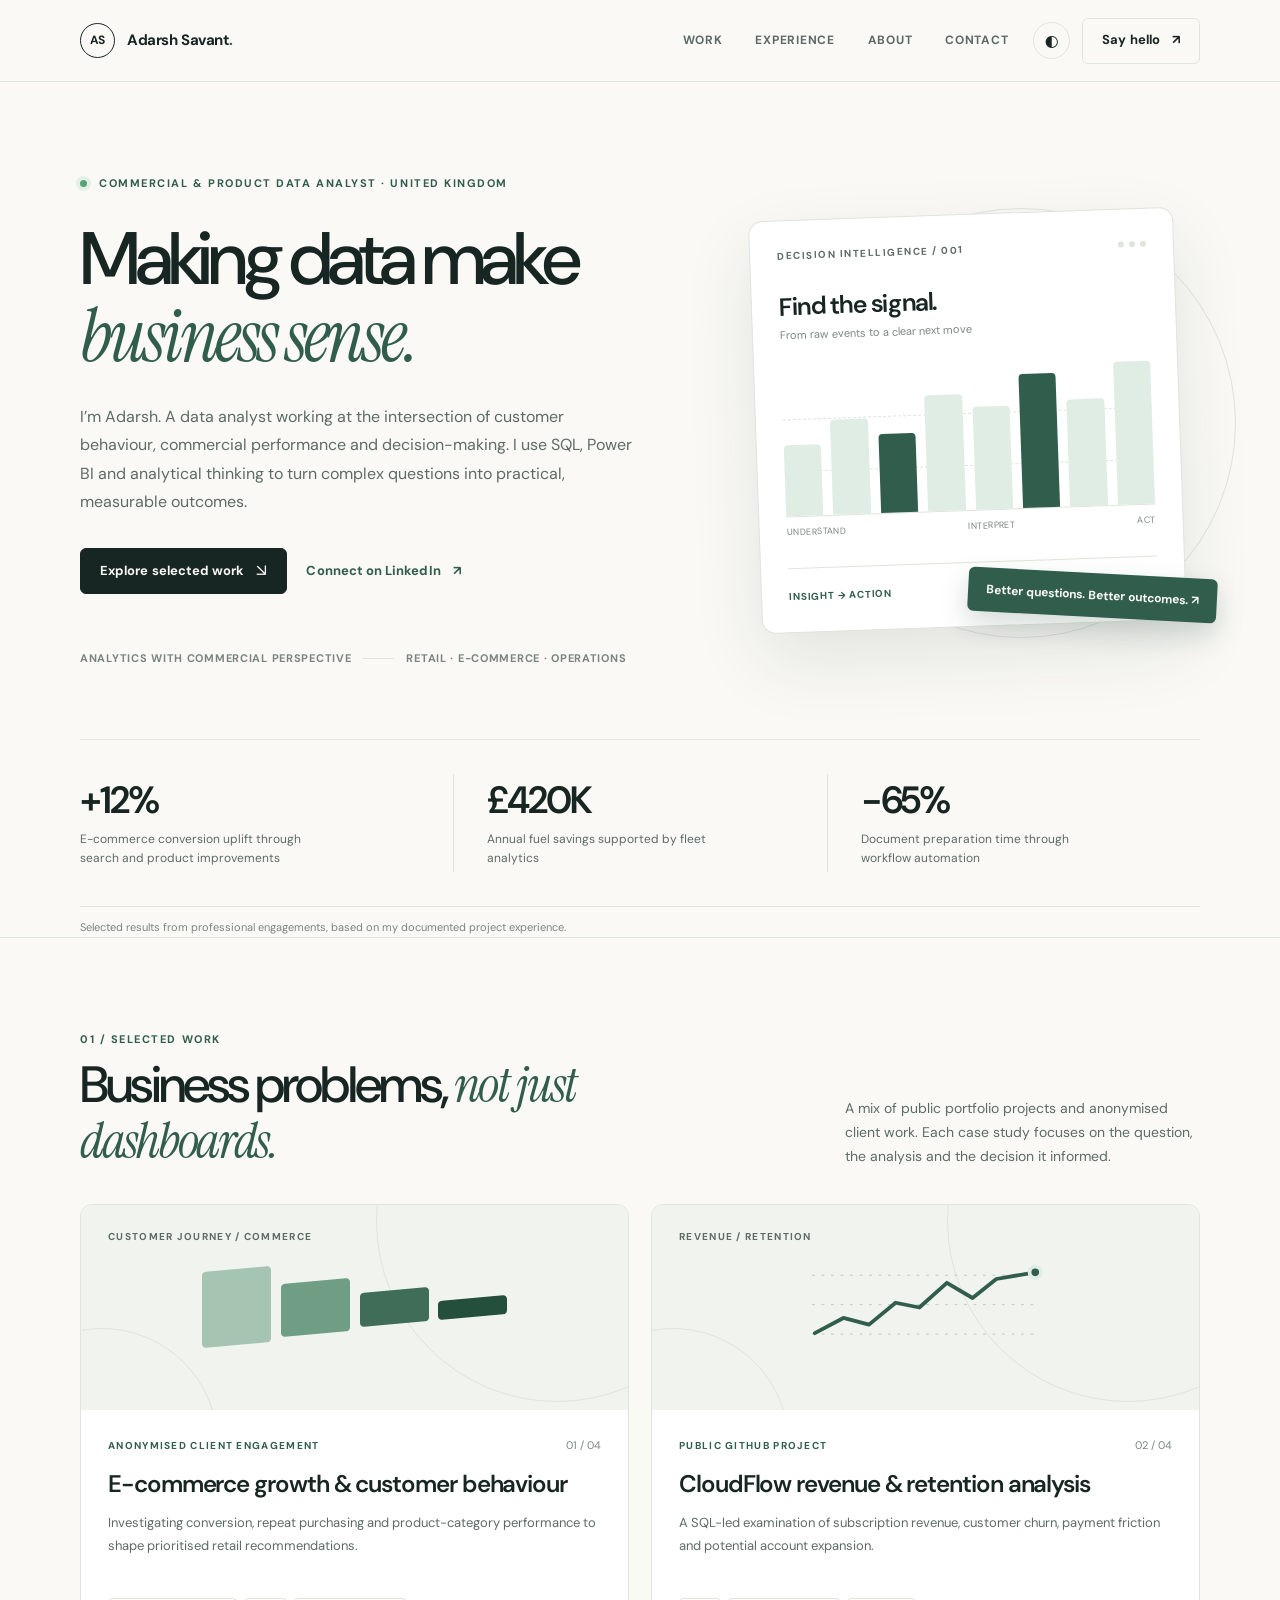
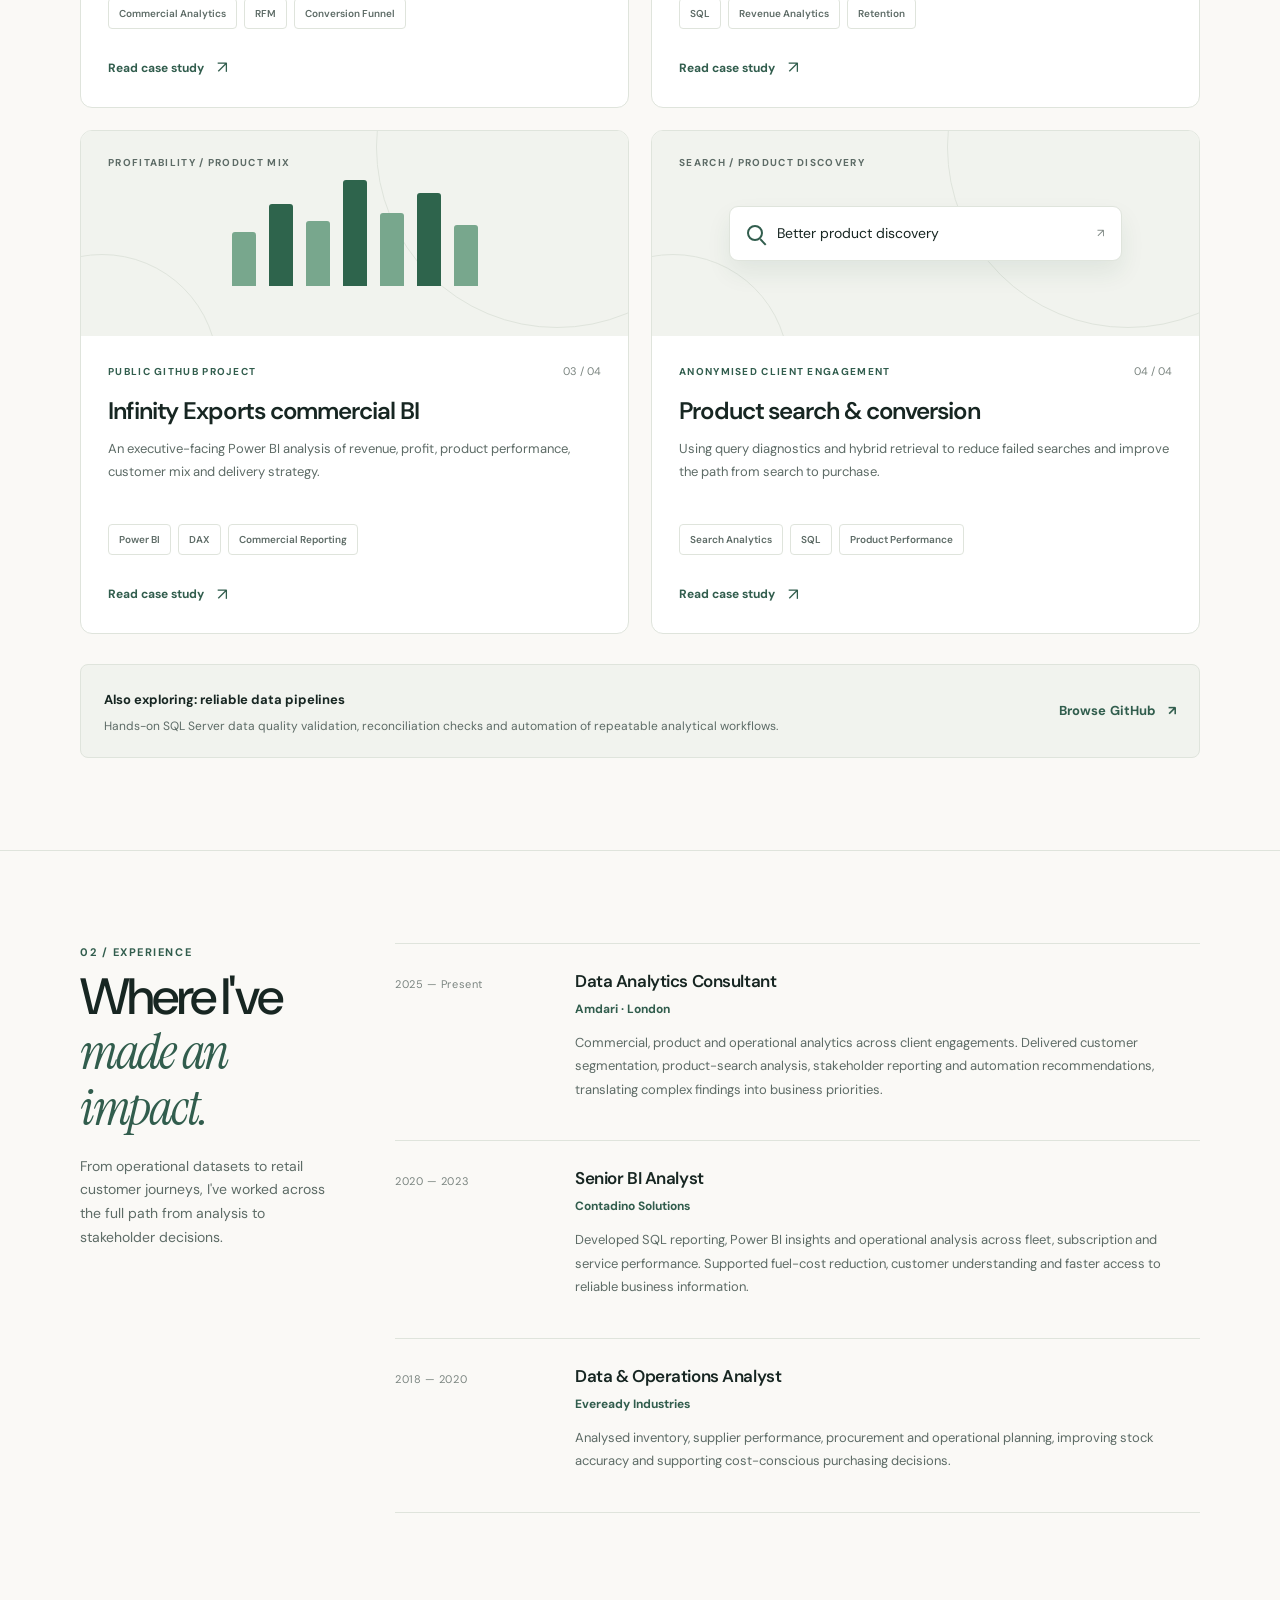
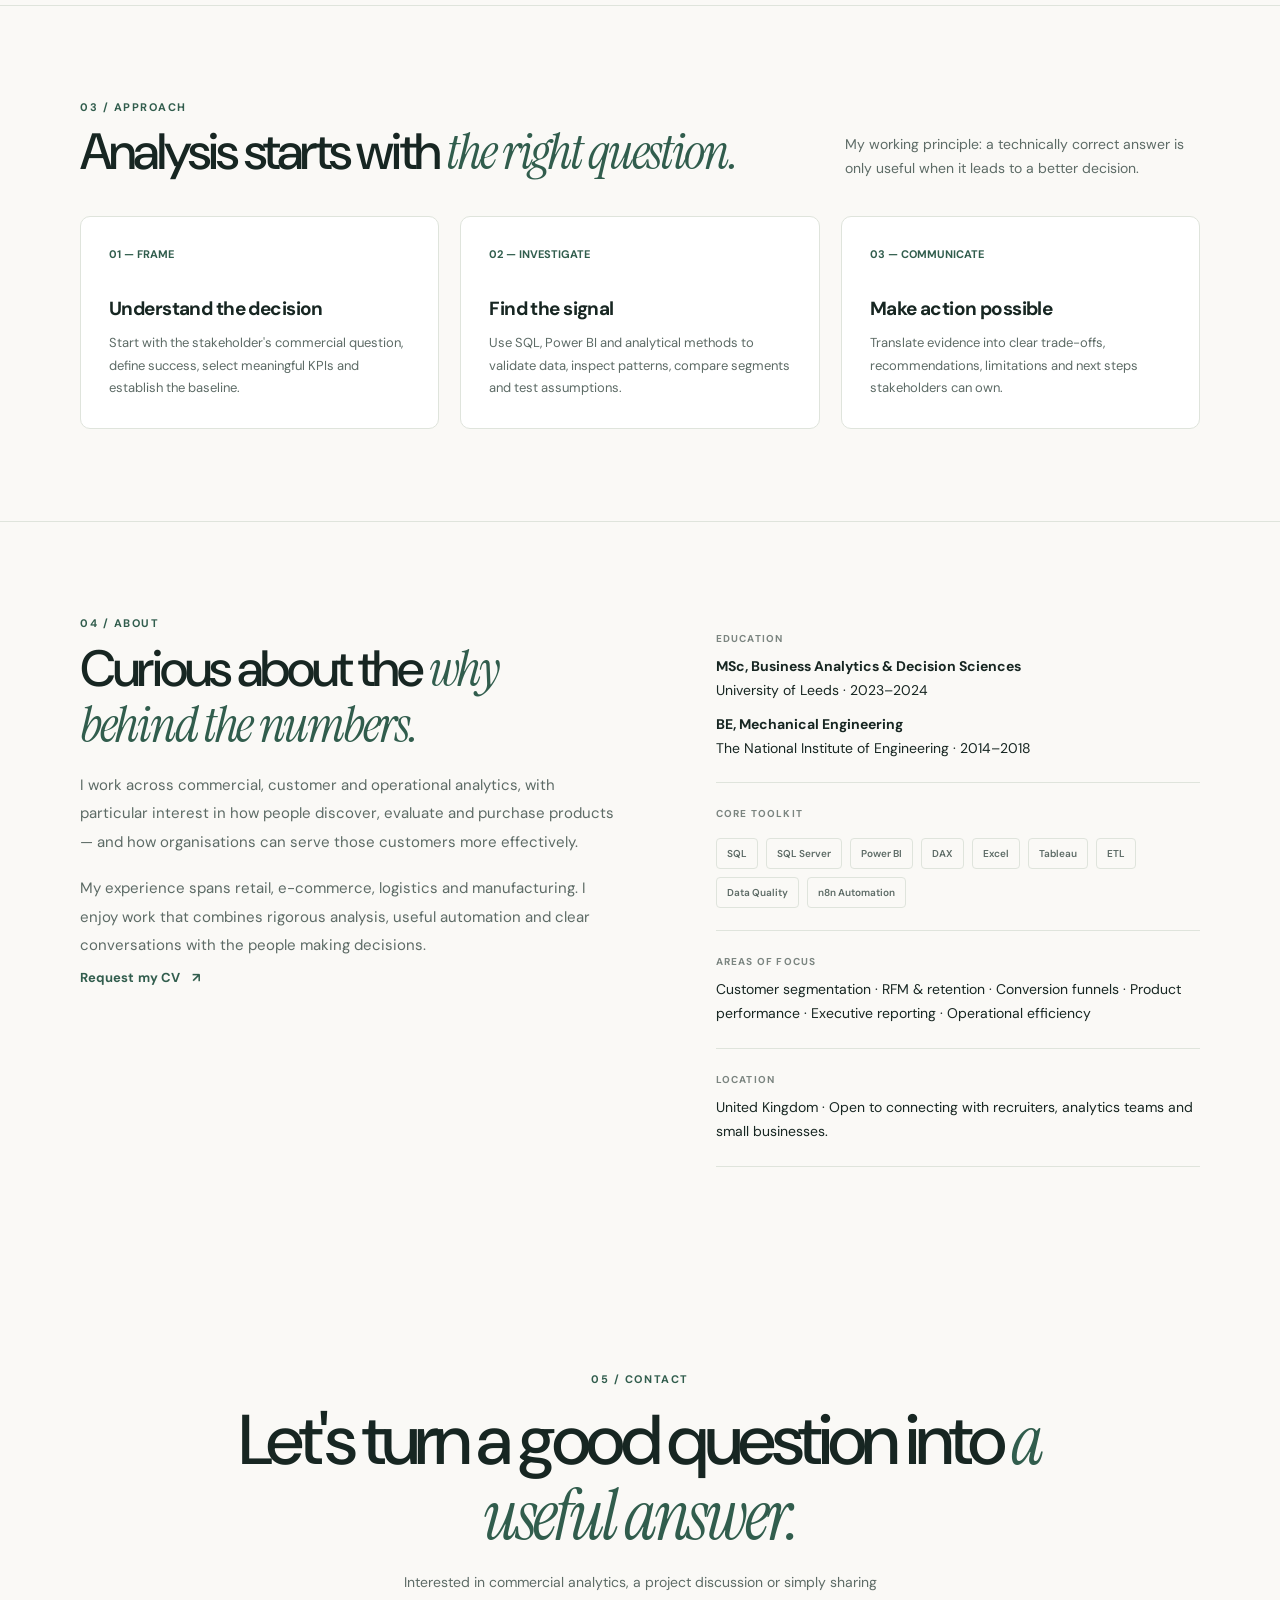
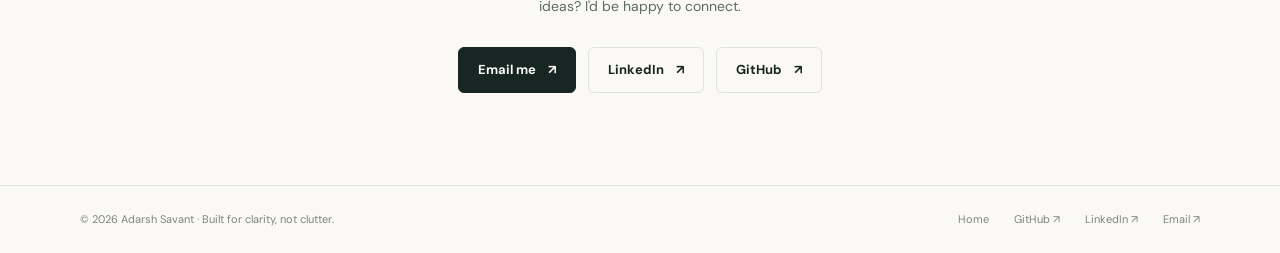
<file: index.html>
<!doctype html>
<html lang="en">
<head>
<meta charset="utf-8">
<meta name="viewport" content="width=device-width, initial-scale=1">
<meta name="theme-color" content="#faf9f6">
<meta name="description" content="Commercial and product data analyst specialising in retail, e-commerce and business intelligence. Explore SQL, Power BI, customer analytics and commercial impact case studies.">
<meta property="og:type" content="website">
<meta property="og:title" content="Adarsh Savant | Commercial &amp; Product Data Analyst">
<meta property="og:description" content="Commercial and product data analyst specialising in retail, e-commerce and business intelligence. Explore SQL, Power BI, customer analytics and commercial impact case studies.">
<meta property="og:url" content="https://savantadarsh.github.io/">
<meta property="og:image" content="https://savantadarsh.github.io/assets/social-card.png">
<meta name="twitter:card" content="summary_large_image">
<link rel="canonical" href="https://savantadarsh.github.io/">
<link rel="icon" type="image/svg+xml" href="./assets/favicon.svg">
<link rel="stylesheet" href="./assets/style.css">
<title>Adarsh Savant | Commercial &amp; Product Data Analyst</title>
<script type="application/ld+json">{"@context":"https://schema.org","@type":"Person","name":"Adarsh Savant","jobTitle":"Commercial & Product Data Analyst","url":"https://savantadarsh.github.io/","sameAs":["https://github.com/savantadarsh","https://www.linkedin.com/in/adarsh-savant/"],"alumniOf":{"@type":"CollegeOrUniversity","name":"University of Leeds"},"knowsAbout":["Commercial analytics","Product analytics","E-commerce analytics","Power BI","SQL","Business intelligence"]}</script>
<script src="./assets/main.js" defer></script>
</head>
<body>
<a href="#main-content" class="skip-link">Skip to content</a>
<header class="site-header"><div class="container header-inner">
<a class="brand" href="index.html" aria-label="Adarsh Savant home"><span class="brand-mark">AS</span><span class="brand-name">Adarsh Savant<span style="color:var(--accent)">.</span></span></a>
<nav class="site-nav" aria-label="Main navigation" id="site-nav" data-nav>
<a href="index.html#work">Work</a><a href="index.html#experience">Experience</a><a href="index.html#about">About</a><a href="index.html#contact">Contact</a>
</nav>
<div class="header-actions"><button class="theme-toggle" data-theme-toggle aria-label="Switch to dark mode" aria-pressed="false" title="Switch to dark mode">◐</button><a class="button button-outline header-mail" href="mailto:adarshineng@gmail.com?subject=Hello%20Adarsh">Say hello <span aria-hidden="true">↗</span></a><button class="menu-toggle" data-menu-toggle aria-expanded="false" aria-controls="site-nav" aria-label="Open navigation menu">☰</button></div>
</div></header><main id="main-content">
<section class="hero"><div class="container hero-grid">
<div><div class="intro"><span class="status-dot" aria-hidden="true"></span><span class="eyebrow">Commercial &amp; Product Data Analyst · United Kingdom</span></div>
<h1>Making data make <span class="serif">business sense.</span></h1>
<p class="hero-text">I’m Adarsh. A data analyst working at the intersection of customer behaviour, commercial performance and decision-making. I use SQL, Power BI and analytical thinking to turn complex questions into practical, measurable outcomes.</p>
<div class="hero-actions"><a class="button button-primary" href="#work">Explore selected work <span class="small-arrow" aria-hidden="true">↘</span></a><a class="button button-text" href="https://www.linkedin.com/in/adarsh-savant/" target="_blank" rel="noopener noreferrer">Connect on LinkedIn <span aria-hidden="true">↗</span></a></div>
<div class="hero-meta"><span>Analytics with commercial perspective</span><span class="meta-line" aria-hidden="true"></span><span>Retail · E-commerce · Operations</span></div></div>
<div class="visual-wrap" aria-hidden="true"><div class="visual-orbit"></div><div class="visual-orbit orbit-2"></div><div class="insight-panel"><div class="panel-top"><span>DECISION INTELLIGENCE / 001</span><span class="window-dots"><i></i><i></i><i></i></span></div><div class="panel-title">Find the signal.</div><div class="panel-subtitle">From raw events to a clear next move</div><div class="panel-chart"><span class="chart-bar" style="height:48%"></span><span class="chart-bar" style="height:64%"></span><span class="chart-bar" style="height:53%"></span><span class="chart-bar" style="height:78%"></span><span class="chart-bar" style="height:69%"></span><span class="chart-bar" style="height:90%"></span><span class="chart-bar" style="height:72%"></span><span class="chart-bar" style="height:96%"></span></div><div class="chart-axis"><span>UNDERSTAND</span><span>INTERPRET</span><span>ACT</span></div><div class="panel-footer"><strong>INSIGHT → ACTION</strong><span>Good analysis changes decisions.</span></div></div><div class="note-float">Better questions. Better outcomes. ↗</div></div>
</div></section>
<div class="container"><div class="impact-strip" aria-label="Selected professional outcomes"><div class="impact"><div class="impact-value">+12%</div><div class="impact-label">E-commerce conversion uplift through search and product improvements</div></div><div class="impact"><div class="impact-value">£420K</div><div class="impact-label">Annual fuel savings supported by fleet analytics</div></div><div class="impact"><div class="impact-value">−65%</div><div class="impact-label">Document preparation time through workflow automation</div></div></div><p class="impact-footnote">Selected results from professional engagements, based on my documented project experience.</p></div>
<section class="section" id="work"><div class="container"><div class="section-head"><div><div class="eyebrow">01 / Selected work</div><h2 class="section-title">Business problems, <span class="serif">not just dashboards.</span></h2></div><p class="section-caption">A mix of public portfolio projects and anonymised client work. Each case study focuses on the question, the analysis and the decision it informed.</p></div>
<div class="project-grid">
<a class="project-card" href="projects/ecommerce-analytics.html"><div class="project-art"><span class="art-label">CUSTOMER JOURNEY / COMMERCE</span><div class="art-funnel" aria-hidden="true"><span></span><span></span><span></span><span></span></div></div><div class="project-content"><div class="project-topline"><span class="project-kind">Anonymised client engagement</span><span class="project-number">01 / 04</span></div><h3>E-commerce growth &amp; customer behaviour</h3><p>Investigating conversion, repeat purchasing and product-category performance to shape prioritised retail recommendations.</p><div class="project-tags"><span>Commercial Analytics</span><span>RFM</span><span>Conversion Funnel</span></div><span class="project-link">Read case study <span class="small-arrow">↗</span></span></div></a>
<a class="project-card" href="projects/cloudflow-saas.html"><div class="project-art"><span class="art-label">REVENUE / RETENTION</span><div class="art-trend" aria-hidden="true"><svg viewBox="0 0 240 100" role="presentation"><path d="M0 78H240 M0 47H240 M0 16H240" stroke="#b9c9bd" stroke-width="1" stroke-dasharray="3 7" fill="none"/><path d="M3 77 L33 61 L60 68 L88 45 L113 50 L142 24 L169 40 L194 20 L235 13" fill="none" stroke="#315d4d" stroke-width="4" stroke-linejoin="round" stroke-linecap="round"/><circle cx="235" cy="13" r="6" fill="#315d4d" stroke="#e0ede5" stroke-width="4"/></svg></div></div><div class="project-content"><div class="project-topline"><span class="project-kind">Public GitHub project</span><span class="project-number">02 / 04</span></div><h3>CloudFlow revenue &amp; retention analysis</h3><p>A SQL-led examination of subscription revenue, customer churn, payment friction and potential account expansion.</p><div class="project-tags"><span>SQL</span><span>Revenue Analytics</span><span>Retention</span></div><span class="project-link">Read case study <span class="small-arrow">↗</span></span></div></a>
<a class="project-card" href="projects/infinity-exports.html"><div class="project-art"><span class="art-label">PROFITABILITY / PRODUCT MIX</span><div class="art-bars" aria-hidden="true"><span style="height:51%"></span><span style="height:78%"></span><span style="height:62%"></span><span style="height:100%"></span><span style="height:69%"></span><span style="height:88%"></span><span style="height:58%"></span></div></div><div class="project-content"><div class="project-topline"><span class="project-kind">Public GitHub project</span><span class="project-number">03 / 04</span></div><h3>Infinity Exports commercial BI</h3><p>An executive-facing Power BI analysis of revenue, profit, product performance, customer mix and delivery strategy.</p><div class="project-tags"><span>Power BI</span><span>DAX</span><span>Commercial Reporting</span></div><span class="project-link">Read case study <span class="small-arrow">↗</span></span></div></a>
<a class="project-card" href="projects/product-search.html"><div class="project-art"><span class="art-label">SEARCH / PRODUCT DISCOVERY</span><div class="art-search" aria-hidden="true"><span class="search-icon"></span><span>Better product discovery</span><small>↗</small></div></div><div class="project-content"><div class="project-topline"><span class="project-kind">Anonymised client engagement</span><span class="project-number">04 / 04</span></div><h3>Product search &amp; conversion</h3><p>Using query diagnostics and hybrid retrieval to reduce failed searches and improve the path from search to purchase.</p><div class="project-tags"><span>Search Analytics</span><span>SQL</span><span>Product Performance</span></div><span class="project-link">Read case study <span class="small-arrow">↗</span></span></div></a>
</div>
<div class="secondary-work"><div><strong style="font-size:13px">Also exploring: reliable data pipelines</strong><p>Hands-on SQL Server data quality validation, reconciliation checks and automation of repeatable analytical workflows.</p></div><a class="button button-text" href="https://github.com/savantadarsh" target="_blank" rel="noopener noreferrer">Browse GitHub <span aria-hidden="true">↗</span></a></div></div></section>
<section class="section" id="experience"><div class="container experience"><div><div class="eyebrow">02 / Experience</div><h2 class="section-title">Where I've <span class="serif">made an impact.</span></h2><p class="section-caption" style="margin-top:18px">From operational datasets to retail customer journeys, I've worked across the full path from analysis to stakeholder decisions.</p></div><div class="experience-items">
<div class="experience-item"><div class="years">2025 — Present</div><div><h3 class="job-name">Data Analytics Consultant</h3><div class="job-company">Amdari · London</div><p class="job-text">Commercial, product and operational analytics across client engagements. Delivered customer segmentation, product-search analysis, stakeholder reporting and automation recommendations, translating complex findings into business priorities.</p></div></div>
<div class="experience-item"><div class="years">2020 — 2023</div><div><h3 class="job-name">Senior BI Analyst</h3><div class="job-company">Contadino Solutions</div><p class="job-text">Developed SQL reporting, Power BI insights and operational analysis across fleet, subscription and service performance. Supported fuel-cost reduction, customer understanding and faster access to reliable business information.</p></div></div>
<div class="experience-item"><div class="years">2018 — 2020</div><div><h3 class="job-name">Data &amp; Operations Analyst</h3><div class="job-company">Eveready Industries</div><p class="job-text">Analysed inventory, supplier performance, procurement and operational planning, improving stock accuracy and supporting cost-conscious purchasing decisions.</p></div></div>
</div></div></section>
<section class="section" id="approach"><div class="container"><div class="section-head"><div><div class="eyebrow">03 / Approach</div><h2 class="section-title">Analysis starts with <span class="serif">the right question.</span></h2></div><p class="section-caption">My working principle: a technically correct answer is only useful when it leads to a better decision.</p></div><div class="approach-grid"><div class="approach-step"><div class="step-number">01 — FRAME</div><h3>Understand the decision</h3><p>Start with the stakeholder's commercial question, define success, select meaningful KPIs and establish the baseline.</p></div><div class="approach-step"><div class="step-number">02 — INVESTIGATE</div><h3>Find the signal</h3><p>Use SQL, Power BI and analytical methods to validate data, inspect patterns, compare segments and test assumptions.</p></div><div class="approach-step"><div class="step-number">03 — COMMUNICATE</div><h3>Make action possible</h3><p>Translate evidence into clear trade-offs, recommendations, limitations and next steps stakeholders can own.</p></div></div></div></section>
<section class="section" id="about"><div class="container about-grid"><div><div class="eyebrow">04 / About</div><h2 class="section-title">Curious about the <span class="serif">why behind the numbers.</span></h2><p>I work across commercial, customer and operational analytics, with particular interest in how people discover, evaluate and purchase products — and how organisations can serve those customers more effectively.</p><p>My experience spans retail, e-commerce, logistics and manufacturing. I enjoy work that combines rigorous analysis, useful automation and clear conversations with the people making decisions.</p><a class="button button-text" href="mailto:adarshineng@gmail.com?subject=CV%20request">Request my CV <span aria-hidden="true">↗</span></a></div>
<div><dl><div class="about-detail"><dt>Education</dt><dd><strong>MSc, Business Analytics &amp; Decision Sciences</strong><br>University of Leeds · 2023–2024</dd><dd style="margin-top:10px"><strong>BE, Mechanical Engineering</strong><br>The National Institute of Engineering · 2014–2018</dd></div><div class="about-detail"><dt>Core toolkit</dt><dd><div class="skill-tags"><span>SQL</span><span>SQL Server</span><span>Power BI</span><span>DAX</span><span>Excel</span><span>Tableau</span><span>ETL</span><span>Data Quality</span><span>n8n Automation</span></div></dd></div><div class="about-detail"><dt>Areas of focus</dt><dd>Customer segmentation · RFM &amp; retention · Conversion funnels · Product performance · Executive reporting · Operational efficiency</dd></div><div class="about-detail"><dt>Location</dt><dd>United Kingdom · Open to connecting with recruiters, analytics teams and small businesses.</dd></div></dl></div></div></section>
<section class="contact-section" id="contact"><div class="container"><div class="eyebrow">05 / Contact</div><h2>Let's turn a good question into <span class="serif">a useful answer.</span></h2><p>Interested in commercial analytics, a project discussion or simply sharing ideas? I'd be happy to connect.</p><div class="contact-links"><a class="button button-primary" href="mailto:adarshineng@gmail.com?subject=Hello%20Adarsh">Email me <span aria-hidden="true">↗</span></a><a class="button button-outline" href="https://www.linkedin.com/in/adarsh-savant/" target="_blank" rel="noopener noreferrer">LinkedIn <span aria-hidden="true">↗</span></a><a class="button button-outline" href="https://github.com/savantadarsh" target="_blank" rel="noopener noreferrer">GitHub <span aria-hidden="true">↗</span></a></div></div></section>
</main><footer class="site-footer"><div class="container footer-inner"><span>© 2026 Adarsh Savant · Built for clarity, not clutter.</span><div class="footer-socials"><a href="index.html">Home</a><a href="https://github.com/savantadarsh" target="_blank" rel="noopener noreferrer">GitHub ↗</a><a href="https://www.linkedin.com/in/adarsh-savant/" target="_blank" rel="noopener noreferrer">LinkedIn ↗</a><a href="mailto:adarshineng@gmail.com">Email ↗</a></div></div></footer></body></html>
</file>
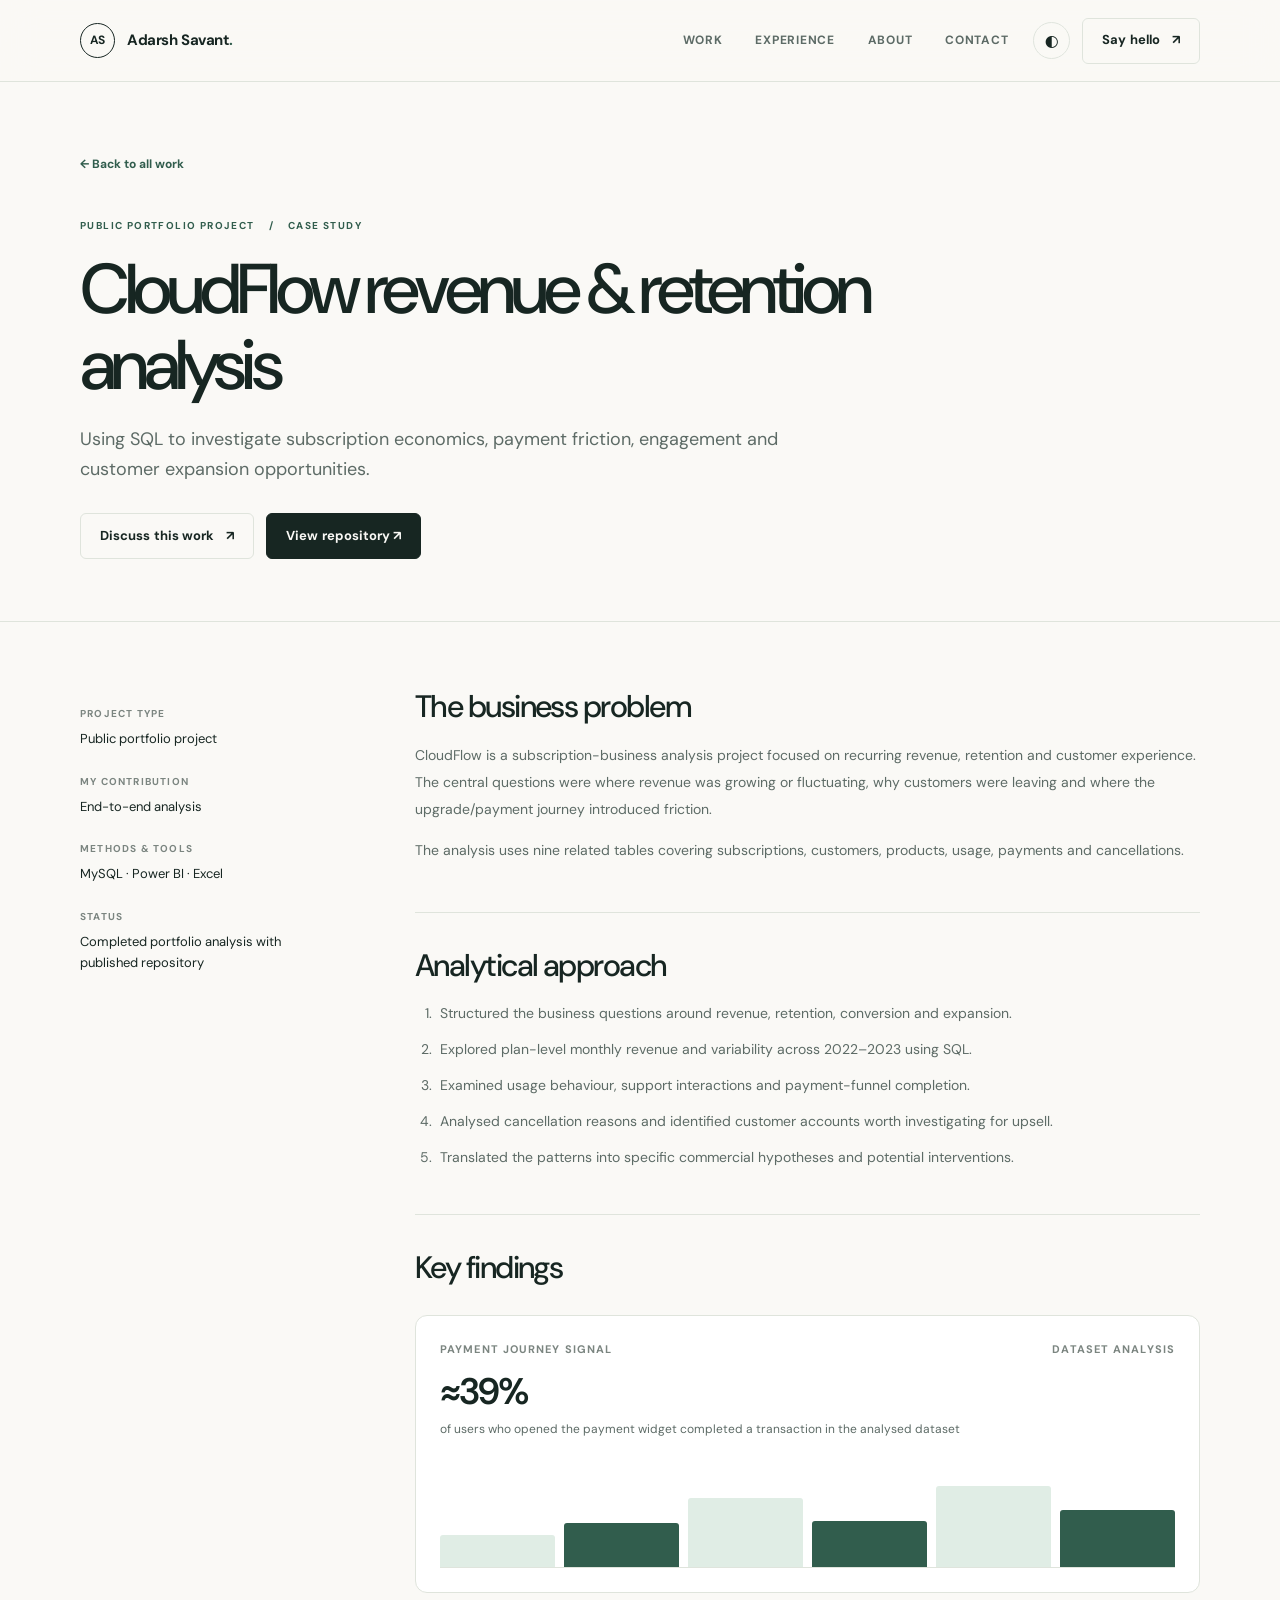
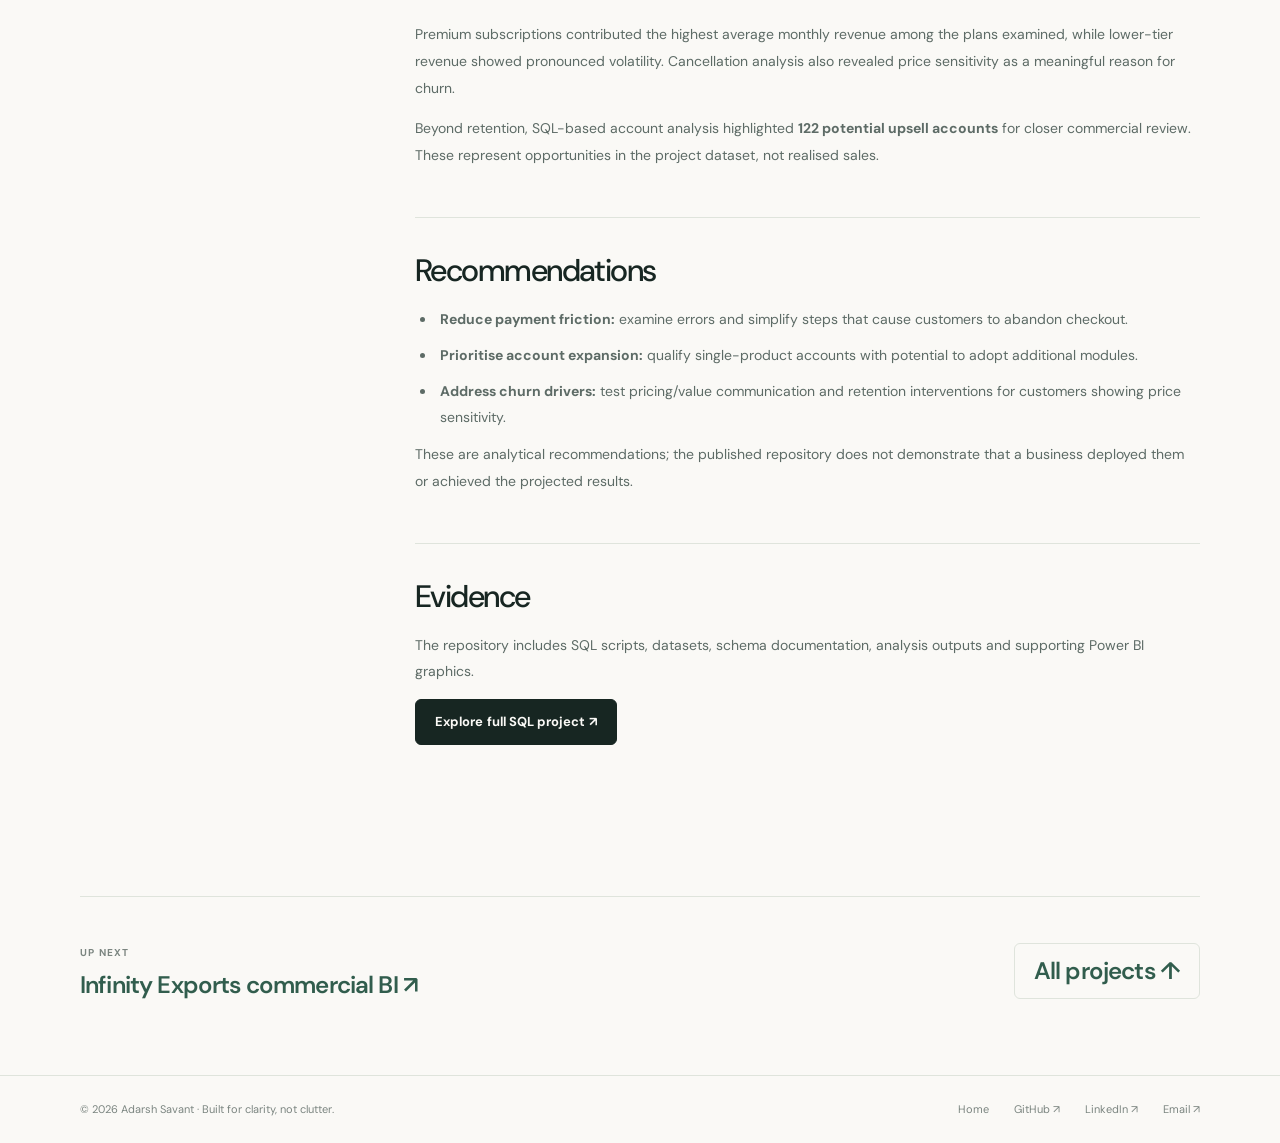
<file: projects/cloudflow-saas.html>
<!doctype html>
<html lang="en">
<head>
<meta charset="utf-8">
<meta name="viewport" content="width=device-width, initial-scale=1">
<meta name="theme-color" content="#faf9f6">
<meta name="description" content="Using SQL to investigate subscription economics, payment friction, engagement and customer expansion opportunities.">
<meta property="og:type" content="website">
<meta property="og:title" content="CloudFlow revenue &amp; retention analysis | Adarsh Savant">
<meta property="og:description" content="Using SQL to investigate subscription economics, payment friction, engagement and customer expansion opportunities.">
<meta property="og:url" content="https://savantadarsh.github.io/projects/cloudflow-saas.html">
<meta property="og:image" content="https://savantadarsh.github.io/assets/social-card.png">
<meta name="twitter:card" content="summary_large_image">
<link rel="canonical" href="https://savantadarsh.github.io/projects/cloudflow-saas.html">
<link rel="icon" type="image/svg+xml" href="../assets/favicon.svg">
<link rel="stylesheet" href="../assets/style.css">
<title>CloudFlow revenue &amp; retention analysis | Adarsh Savant</title>
<script type="application/ld+json">{"@context":"https://schema.org","@type":"Person","name":"Adarsh Savant","jobTitle":"Commercial & Product Data Analyst","url":"https://savantadarsh.github.io/","sameAs":["https://github.com/savantadarsh","https://www.linkedin.com/in/adarshsavant/"],"alumniOf":{"@type":"CollegeOrUniversity","name":"University of Leeds"},"knowsAbout":["Commercial analytics","Product analytics","E-commerce analytics","Power BI","SQL","Business intelligence"]}</script>
<script src="../assets/main.js" defer></script>
</head>
<body>
<a href="#main-content" class="skip-link">Skip to content</a>
<header class="site-header"><div class="container header-inner">
<a class="brand" href="../index.html" aria-label="Adarsh Savant home"><span class="brand-mark">AS</span><span class="brand-name">Adarsh Savant<span style="color:var(--accent)">.</span></span></a>
<nav class="site-nav" aria-label="Main navigation" id="site-nav" data-nav>
<a href="../index.html#work">Work</a><a href="../index.html#experience">Experience</a><a href="../index.html#about">About</a><a href="../index.html#contact">Contact</a>
</nav>
<div class="header-actions"><button class="theme-toggle" data-theme-toggle aria-label="Switch to dark mode" aria-pressed="false" title="Switch to dark mode">◐</button><a class="button button-outline header-mail" href="mailto:adarshineng@gmail.com?subject=Hello%20Adarsh">Say hello <span aria-hidden="true">↗</span></a><button class="menu-toggle" data-menu-toggle aria-expanded="false" aria-controls="site-nav" aria-label="Open navigation menu">☰</button></div>
</div></header><main id="main-content"><section class="case-hero"><div class="container"><a class="back-link" href="../index.html#work">← Back to all work</a><div class="case-eyebrow"><span>Public portfolio project</span><span aria-hidden="true">/</span><span>Case study</span></div><h1>CloudFlow revenue &amp; retention analysis</h1><p class="case-lede">Using SQL to investigate subscription economics, payment friction, engagement and customer expansion opportunities.</p><div class="case-toplinks"><a class="button button-outline" href="../index.html#contact">Discuss this work <span aria-hidden="true">↗</span></a><a class="button button-primary" href="https://github.com/savantadarsh/Saas-Analytics-sql" target="_blank" rel="noopener noreferrer">View repository ↗</a></div></div></section><div class="container case-layout"><aside class="case-aside" aria-label="Case study details"><dl><div class="case-meta"><dt>Project type</dt><dd>Public portfolio project</dd></div><div class="case-meta"><dt>My contribution</dt><dd>End-to-end analysis</dd></div><div class="case-meta"><dt>Methods & tools</dt><dd>MySQL · Power BI · Excel</dd></div><div class="case-meta"><dt>Status</dt><dd>Completed portfolio analysis with published repository</dd></div></dl></aside><article class="case-article"><section><h2>The business problem</h2><p>CloudFlow is a subscription-business analysis project focused on recurring revenue, retention and customer experience. The central questions were where revenue was growing or fluctuating, why customers were leaving and where the upgrade/payment journey introduced friction.</p><p>The analysis uses nine related tables covering subscriptions, customers, products, usage, payments and cancellations.</p></section><section><h2>Analytical approach</h2><ol><li>Structured the business questions around revenue, retention, conversion and expansion.</li><li>Explored plan-level monthly revenue and variability across 2022–2023 using SQL.</li><li>Examined usage behaviour, support interactions and payment-funnel completion.</li><li>Analysed cancellation reasons and identified customer accounts worth investigating for upsell.</li><li>Translated the patterns into specific commercial hypotheses and potential interventions.</li></ol></section><section><h2>Key findings</h2><div class="case-figure"><div class="figure-head"><span>Payment journey signal</span><span>Dataset analysis</span></div><div class="figure-big">≈39%</div><div class="figure-sub">of users who opened the payment widget completed a transaction in the analysed dataset</div><div class="figure-bars" aria-hidden="true"><span style="height:31%"></span><span style="height:42%"></span><span style="height:66%"></span><span style="height:44%"></span><span style="height:78%"></span><span style="height:55%"></span></div></div><p>Premium subscriptions contributed the highest average monthly revenue among the plans examined, while lower-tier revenue showed pronounced volatility. Cancellation analysis also revealed price sensitivity as a meaningful reason for churn.</p><p>Beyond retention, SQL-based account analysis highlighted <strong>122 potential upsell accounts</strong> for closer commercial review. These represent opportunities in the project dataset, not realised sales.</p></section><section><h2>Recommendations</h2><ul><li><strong>Reduce payment friction:</strong> examine errors and simplify steps that cause customers to abandon checkout.</li><li><strong>Prioritise account expansion:</strong> qualify single-product accounts with potential to adopt additional modules.</li><li><strong>Address churn drivers:</strong> test pricing/value communication and retention interventions for customers showing price sensitivity.</li></ul><p>These are analytical recommendations; the published repository does not demonstrate that a business deployed them or achieved the projected results.</p></section><section><h2>Evidence</h2><p>The repository includes SQL scripts, datasets, schema documentation, analysis outputs and supporting Power BI graphics.</p><p><a class="button button-primary" href="https://github.com/savantadarsh/Saas-Analytics-sql" target="_blank" rel="noopener noreferrer">Explore full SQL project ↗</a></p></section></article></div><div class="container next-project"><div><small>Up next</small><div><a href="infinity-exports.html">Infinity Exports commercial BI ↗</a></div></div><a class="button button-outline" href="../index.html#work">All projects ↑</a></div></main><footer class="site-footer"><div class="container footer-inner"><span>© 2026 Adarsh Savant · Built for clarity, not clutter.</span><div class="footer-socials"><a href="../index.html">Home</a><a href="https://github.com/savantadarsh" target="_blank" rel="noopener noreferrer">GitHub ↗</a><a href="https://www.linkedin.com/in/adarshsavant/" target="_blank" rel="noopener noreferrer">LinkedIn ↗</a><a href="mailto:adarshineng@gmail.com">Email ↗</a></div></div></footer></body></html>
</file>
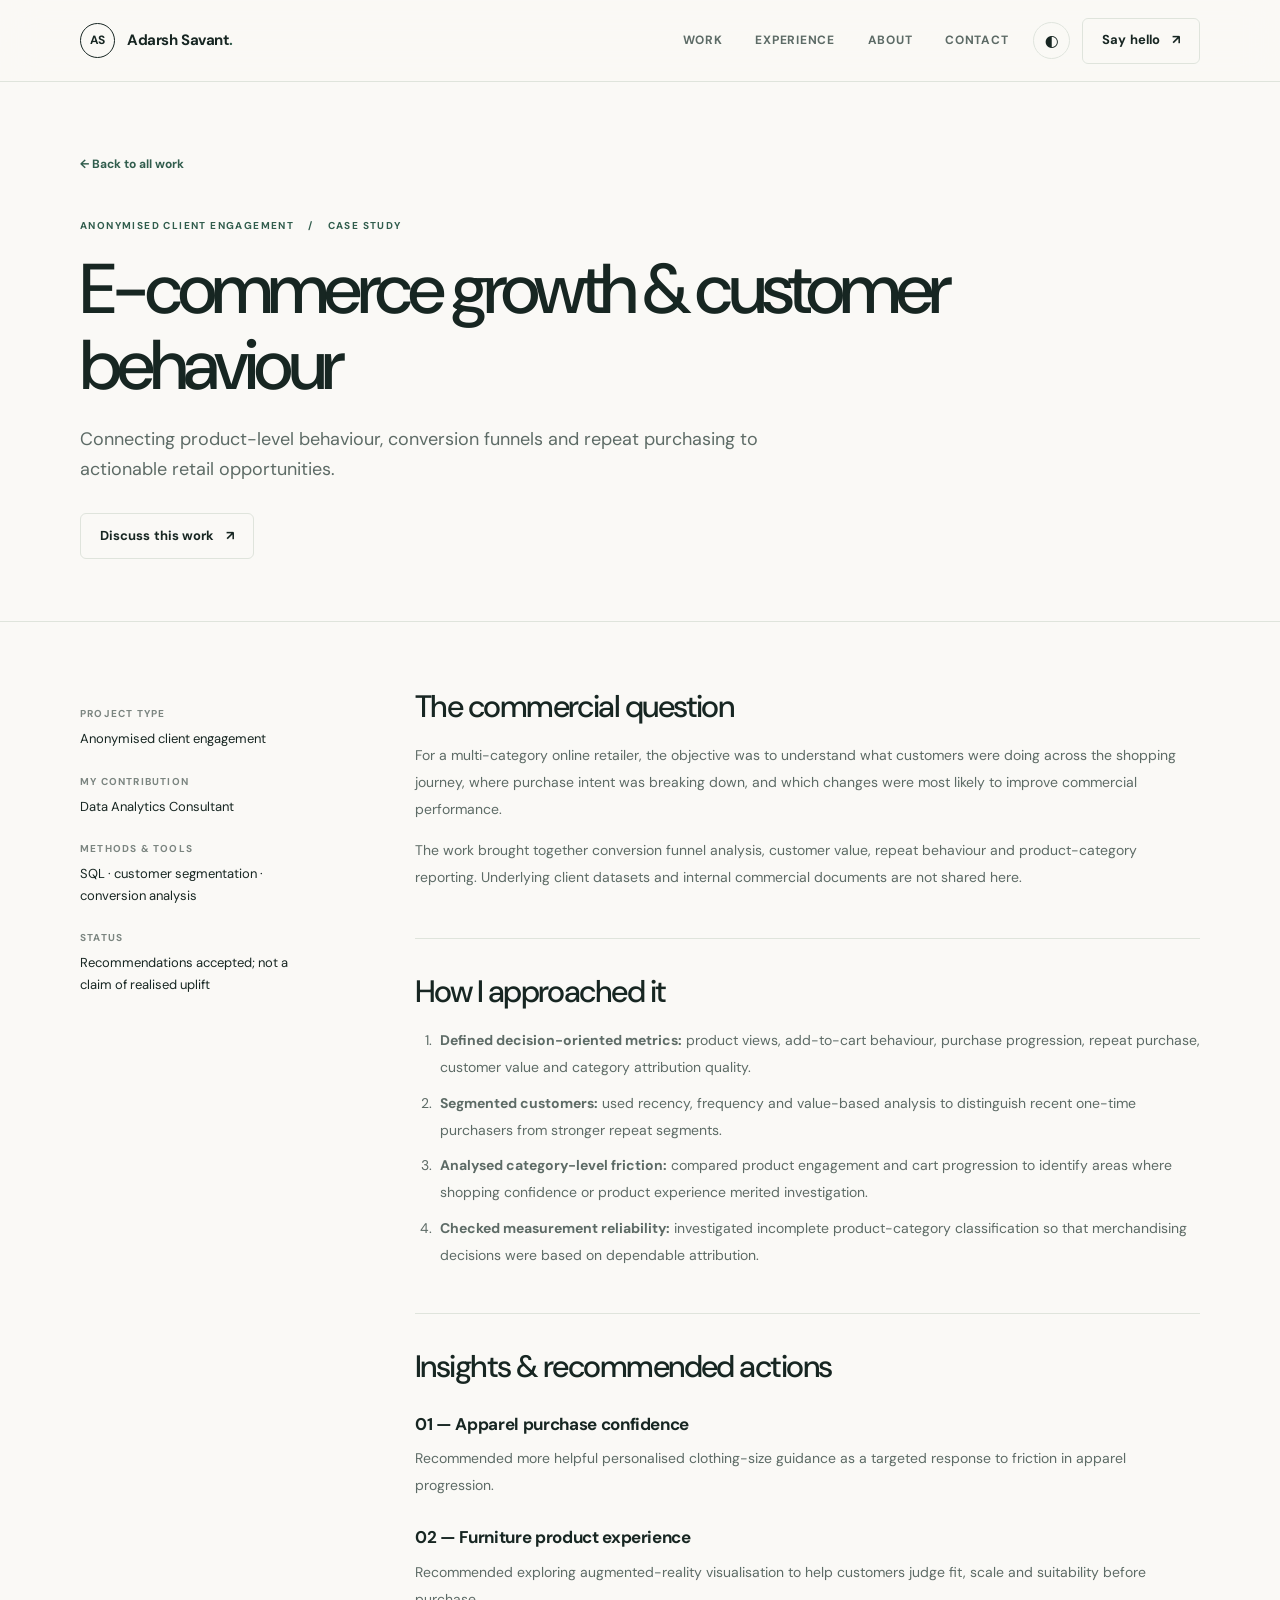
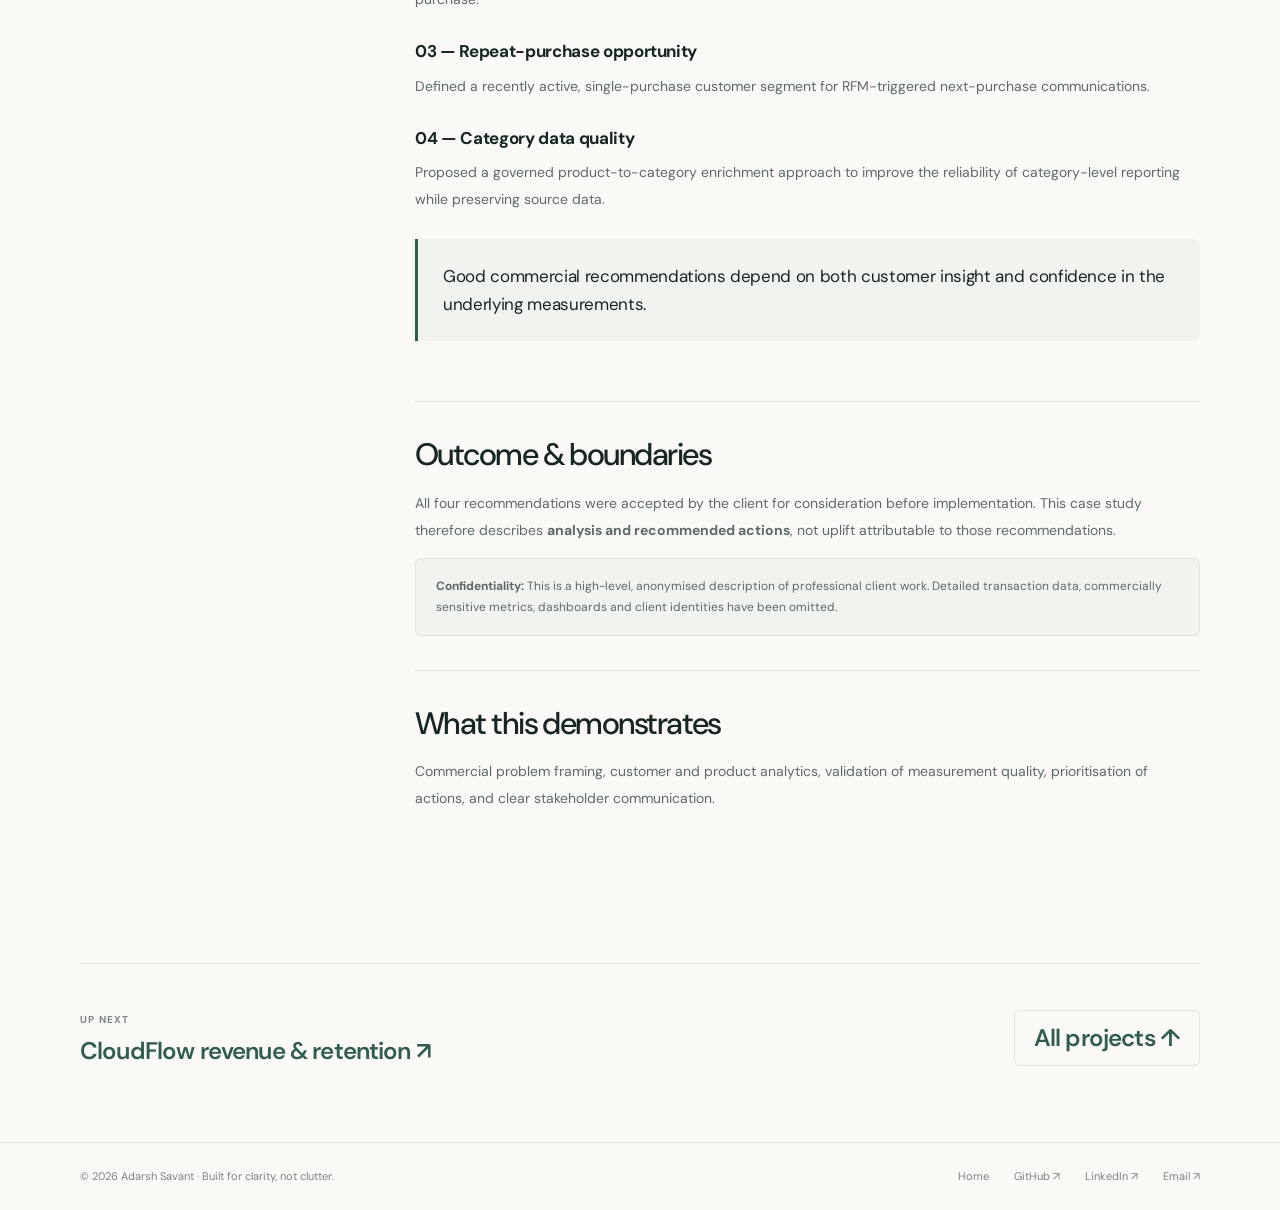
<file: projects/ecommerce-analytics.html>
<!doctype html>
<html lang="en">
<head>
<meta charset="utf-8">
<meta name="viewport" content="width=device-width, initial-scale=1">
<meta name="theme-color" content="#faf9f6">
<meta name="description" content="Connecting product-level behaviour, conversion funnels and repeat purchasing to actionable retail opportunities.">
<meta property="og:type" content="website">
<meta property="og:title" content="E-commerce growth &amp; customer behaviour | Adarsh Savant">
<meta property="og:description" content="Connecting product-level behaviour, conversion funnels and repeat purchasing to actionable retail opportunities.">
<meta property="og:url" content="https://savantadarsh.github.io/projects/ecommerce-analytics.html">
<meta property="og:image" content="https://savantadarsh.github.io/assets/social-card.png">
<meta name="twitter:card" content="summary_large_image">
<link rel="canonical" href="https://savantadarsh.github.io/projects/ecommerce-analytics.html">
<link rel="icon" type="image/svg+xml" href="../assets/favicon.svg">
<link rel="stylesheet" href="../assets/style.css">
<title>E-commerce growth &amp; customer behaviour | Adarsh Savant</title>
<script type="application/ld+json">{"@context":"https://schema.org","@type":"Person","name":"Adarsh Savant","jobTitle":"Commercial & Product Data Analyst","url":"https://savantadarsh.github.io/","sameAs":["https://github.com/savantadarsh","https://www.linkedin.com/in/adarshsavant/"],"alumniOf":{"@type":"CollegeOrUniversity","name":"University of Leeds"},"knowsAbout":["Commercial analytics","Product analytics","E-commerce analytics","Power BI","SQL","Business intelligence"]}</script>
<script src="../assets/main.js" defer></script>
</head>
<body>
<a href="#main-content" class="skip-link">Skip to content</a>
<header class="site-header"><div class="container header-inner">
<a class="brand" href="../index.html" aria-label="Adarsh Savant home"><span class="brand-mark">AS</span><span class="brand-name">Adarsh Savant<span style="color:var(--accent)">.</span></span></a>
<nav class="site-nav" aria-label="Main navigation" id="site-nav" data-nav>
<a href="../index.html#work">Work</a><a href="../index.html#experience">Experience</a><a href="../index.html#about">About</a><a href="../index.html#contact">Contact</a>
</nav>
<div class="header-actions"><button class="theme-toggle" data-theme-toggle aria-label="Switch to dark mode" aria-pressed="false" title="Switch to dark mode">◐</button><a class="button button-outline header-mail" href="mailto:adarshineng@gmail.com?subject=Hello%20Adarsh">Say hello <span aria-hidden="true">↗</span></a><button class="menu-toggle" data-menu-toggle aria-expanded="false" aria-controls="site-nav" aria-label="Open navigation menu">☰</button></div>
</div></header><main id="main-content"><section class="case-hero"><div class="container"><a class="back-link" href="../index.html#work">← Back to all work</a><div class="case-eyebrow"><span>Anonymised client engagement</span><span aria-hidden="true">/</span><span>Case study</span></div><h1>E-commerce growth &amp; customer behaviour</h1><p class="case-lede">Connecting product-level behaviour, conversion funnels and repeat purchasing to actionable retail opportunities.</p><div class="case-toplinks"><a class="button button-outline" href="../index.html#contact">Discuss this work <span aria-hidden="true">↗</span></a></div></div></section><div class="container case-layout"><aside class="case-aside" aria-label="Case study details"><dl><div class="case-meta"><dt>Project type</dt><dd>Anonymised client engagement</dd></div><div class="case-meta"><dt>My contribution</dt><dd>Data Analytics Consultant</dd></div><div class="case-meta"><dt>Methods & tools</dt><dd>SQL · customer segmentation · conversion analysis</dd></div><div class="case-meta"><dt>Status</dt><dd>Recommendations accepted; not a claim of realised uplift</dd></div></dl></aside><article class="case-article"><section><h2>The commercial question</h2><p>For a multi-category online retailer, the objective was to understand what customers were doing across the shopping journey, where purchase intent was breaking down, and which changes were most likely to improve commercial performance.</p><p>The work brought together conversion funnel analysis, customer value, repeat behaviour and product-category reporting. Underlying client datasets and internal commercial documents are not shared here.</p></section><section><h2>How I approached it</h2><ol><li><strong>Defined decision-oriented metrics:</strong> product views, add-to-cart behaviour, purchase progression, repeat purchase, customer value and category attribution quality.</li><li><strong>Segmented customers:</strong> used recency, frequency and value-based analysis to distinguish recent one-time purchasers from stronger repeat segments.</li><li><strong>Analysed category-level friction:</strong> compared product engagement and cart progression to identify areas where shopping confidence or product experience merited investigation.</li><li><strong>Checked measurement reliability:</strong> investigated incomplete product-category classification so that merchandising decisions were based on dependable attribution.</li></ol></section><section><h2>Insights &amp; recommended actions</h2><h3>01 — Apparel purchase confidence</h3><p>Recommended more helpful personalised clothing-size guidance as a targeted response to friction in apparel progression.</p><h3>02 — Furniture product experience</h3><p>Recommended exploring augmented-reality visualisation to help customers judge fit, scale and suitability before purchase.</p><h3>03 — Repeat-purchase opportunity</h3><p>Defined a recently active, single-purchase customer segment for RFM-triggered next-purchase communications.</p><h3>04 — Category data quality</h3><p>Proposed a governed product-to-category enrichment approach to improve the reliability of category-level reporting while preserving source data.</p><div class="case-pull"><p>Good commercial recommendations depend on both customer insight and confidence in the underlying measurements.</p></div></section><section><h2>Outcome &amp; boundaries</h2><p>All four recommendations were accepted by the client for consideration before implementation. This case study therefore describes <strong>analysis and recommended actions</strong>, not uplift attributable to those recommendations.</p><div class="notice"><strong>Confidentiality:</strong> This is a high-level, anonymised description of professional client work. Detailed transaction data, commercially sensitive metrics, dashboards and client identities have been omitted.</div></section><section><h2>What this demonstrates</h2><p>Commercial problem framing, customer and product analytics, validation of measurement quality, prioritisation of actions, and clear stakeholder communication.</p></section></article></div><div class="container next-project"><div><small>Up next</small><div><a href="cloudflow-saas.html">CloudFlow revenue &amp; retention ↗</a></div></div><a class="button button-outline" href="../index.html#work">All projects ↑</a></div></main><footer class="site-footer"><div class="container footer-inner"><span>© 2026 Adarsh Savant · Built for clarity, not clutter.</span><div class="footer-socials"><a href="../index.html">Home</a><a href="https://github.com/savantadarsh" target="_blank" rel="noopener noreferrer">GitHub ↗</a><a href="https://www.linkedin.com/in/adarshsavant/" target="_blank" rel="noopener noreferrer">LinkedIn ↗</a><a href="mailto:adarshineng@gmail.com">Email ↗</a></div></div></footer></body></html>
</file>
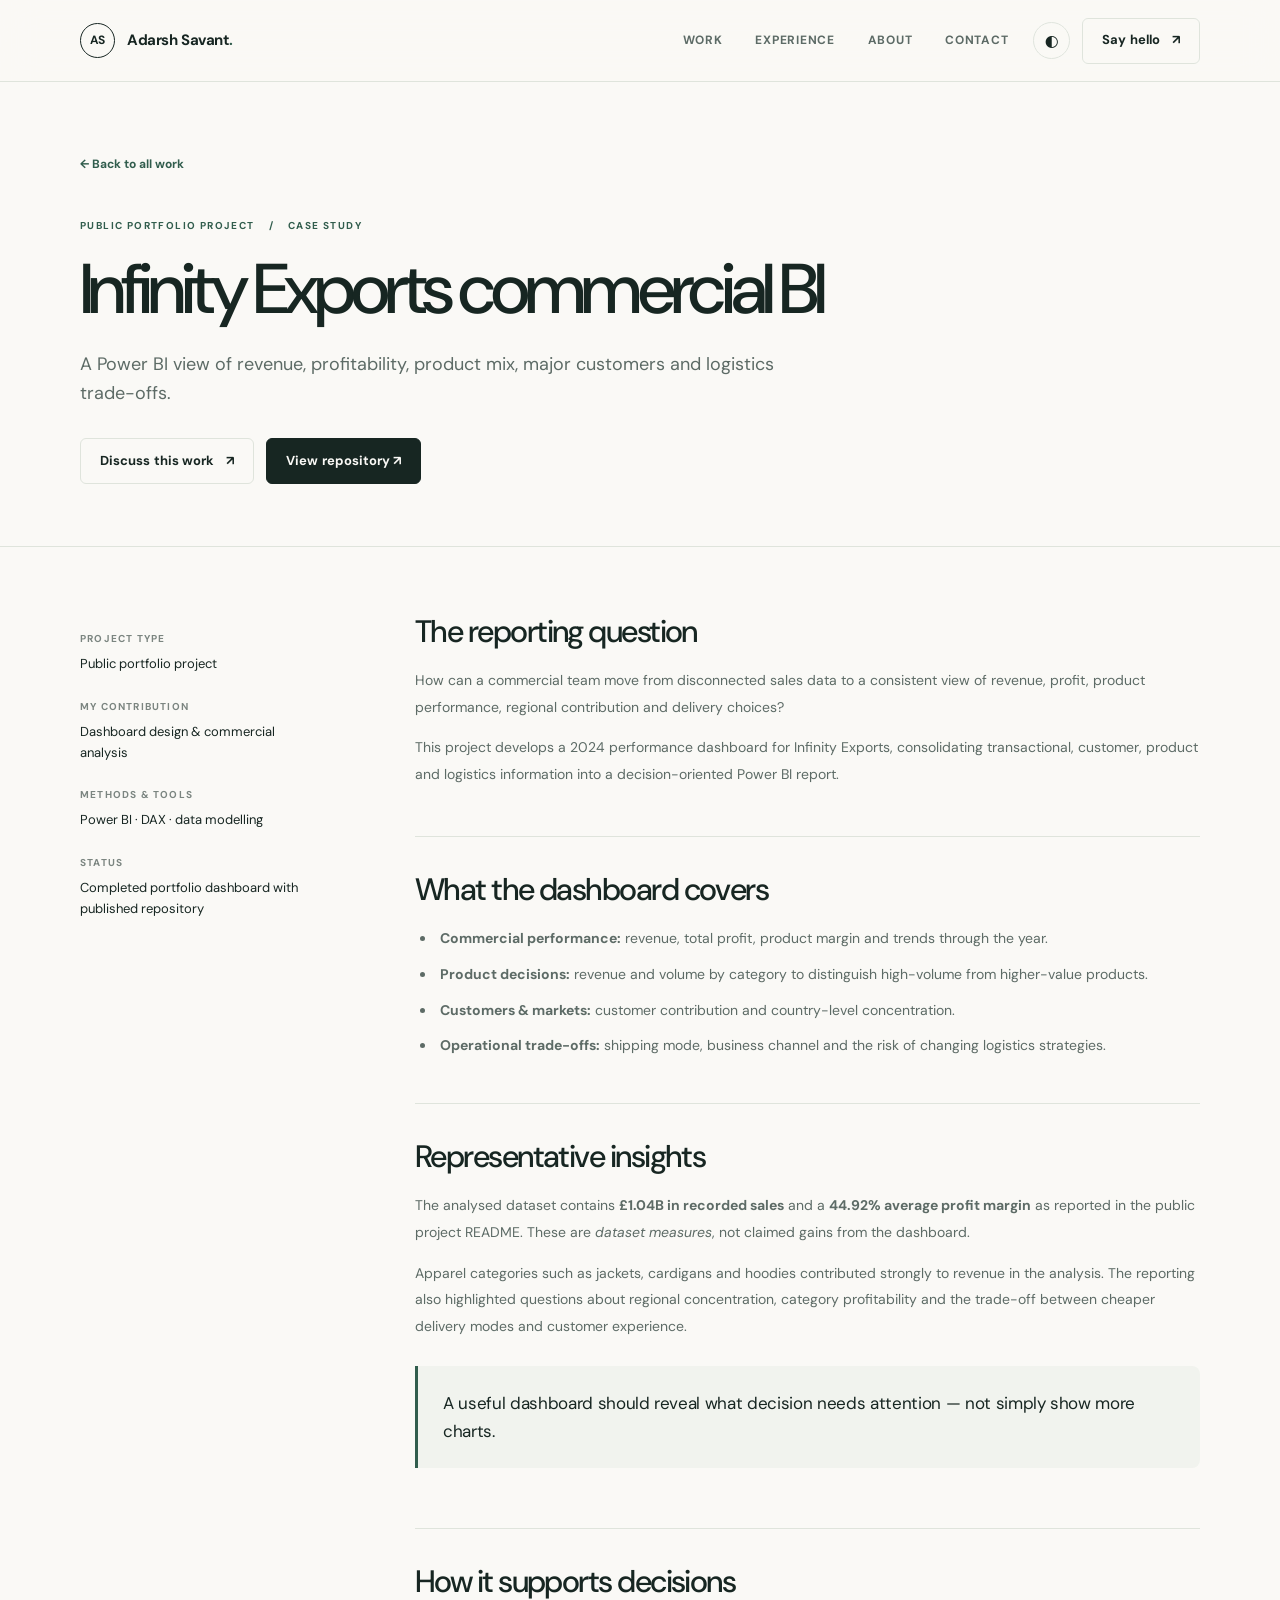
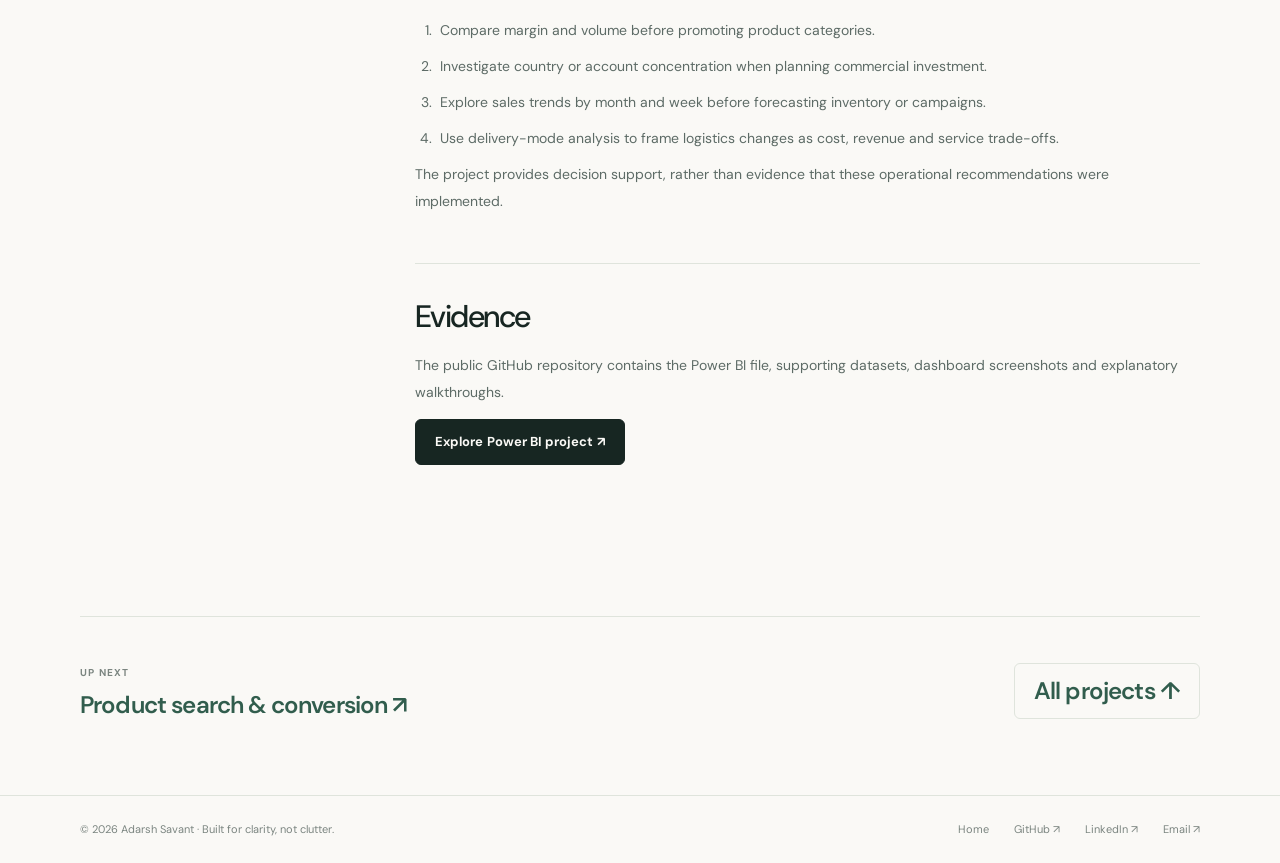
<file: projects/infinity-exports.html>
<!doctype html>
<html lang="en">
<head>
<meta charset="utf-8">
<meta name="viewport" content="width=device-width, initial-scale=1">
<meta name="theme-color" content="#faf9f6">
<meta name="description" content="A Power BI view of revenue, profitability, product mix, major customers and logistics trade-offs.">
<meta property="og:type" content="website">
<meta property="og:title" content="Infinity Exports commercial BI | Adarsh Savant">
<meta property="og:description" content="A Power BI view of revenue, profitability, product mix, major customers and logistics trade-offs.">
<meta property="og:url" content="https://savantadarsh.github.io/projects/infinity-exports.html">
<meta property="og:image" content="https://savantadarsh.github.io/assets/social-card.png">
<meta name="twitter:card" content="summary_large_image">
<link rel="canonical" href="https://savantadarsh.github.io/projects/infinity-exports.html">
<link rel="icon" type="image/svg+xml" href="../assets/favicon.svg">
<link rel="stylesheet" href="../assets/style.css">
<title>Infinity Exports commercial BI | Adarsh Savant</title>
<script type="application/ld+json">{"@context":"https://schema.org","@type":"Person","name":"Adarsh Savant","jobTitle":"Commercial & Product Data Analyst","url":"https://savantadarsh.github.io/","sameAs":["https://github.com/savantadarsh","https://www.linkedin.com/in/adarshsavant/"],"alumniOf":{"@type":"CollegeOrUniversity","name":"University of Leeds"},"knowsAbout":["Commercial analytics","Product analytics","E-commerce analytics","Power BI","SQL","Business intelligence"]}</script>
<script src="../assets/main.js" defer></script>
</head>
<body>
<a href="#main-content" class="skip-link">Skip to content</a>
<header class="site-header"><div class="container header-inner">
<a class="brand" href="../index.html" aria-label="Adarsh Savant home"><span class="brand-mark">AS</span><span class="brand-name">Adarsh Savant<span style="color:var(--accent)">.</span></span></a>
<nav class="site-nav" aria-label="Main navigation" id="site-nav" data-nav>
<a href="../index.html#work">Work</a><a href="../index.html#experience">Experience</a><a href="../index.html#about">About</a><a href="../index.html#contact">Contact</a>
</nav>
<div class="header-actions"><button class="theme-toggle" data-theme-toggle aria-label="Switch to dark mode" aria-pressed="false" title="Switch to dark mode">◐</button><a class="button button-outline header-mail" href="mailto:adarshineng@gmail.com?subject=Hello%20Adarsh">Say hello <span aria-hidden="true">↗</span></a><button class="menu-toggle" data-menu-toggle aria-expanded="false" aria-controls="site-nav" aria-label="Open navigation menu">☰</button></div>
</div></header><main id="main-content"><section class="case-hero"><div class="container"><a class="back-link" href="../index.html#work">← Back to all work</a><div class="case-eyebrow"><span>Public portfolio project</span><span aria-hidden="true">/</span><span>Case study</span></div><h1>Infinity Exports commercial BI</h1><p class="case-lede">A Power BI view of revenue, profitability, product mix, major customers and logistics trade-offs.</p><div class="case-toplinks"><a class="button button-outline" href="../index.html#contact">Discuss this work <span aria-hidden="true">↗</span></a><a class="button button-primary" href="https://github.com/savantadarsh/Exports-PowerBI" target="_blank" rel="noopener noreferrer">View repository ↗</a></div></div></section><div class="container case-layout"><aside class="case-aside" aria-label="Case study details"><dl><div class="case-meta"><dt>Project type</dt><dd>Public portfolio project</dd></div><div class="case-meta"><dt>My contribution</dt><dd>Dashboard design &amp; commercial analysis</dd></div><div class="case-meta"><dt>Methods & tools</dt><dd>Power BI · DAX · data modelling</dd></div><div class="case-meta"><dt>Status</dt><dd>Completed portfolio dashboard with published repository</dd></div></dl></aside><article class="case-article"><section><h2>The reporting question</h2><p>How can a commercial team move from disconnected sales data to a consistent view of revenue, profit, product performance, regional contribution and delivery choices?</p><p>This project develops a 2024 performance dashboard for Infinity Exports, consolidating transactional, customer, product and logistics information into a decision-oriented Power BI report.</p></section><section><h2>What the dashboard covers</h2><ul><li><strong>Commercial performance:</strong> revenue, total profit, product margin and trends through the year.</li><li><strong>Product decisions:</strong> revenue and volume by category to distinguish high-volume from higher-value products.</li><li><strong>Customers & markets:</strong> customer contribution and country-level concentration.</li><li><strong>Operational trade-offs:</strong> shipping mode, business channel and the risk of changing logistics strategies.</li></ul></section><section><h2>Representative insights</h2><p>The analysed dataset contains <strong>£1.04B in recorded sales</strong> and a <strong>44.92% average profit margin</strong> as reported in the public project README. These are <em>dataset measures</em>, not claimed gains from the dashboard.</p><p>Apparel categories such as jackets, cardigans and hoodies contributed strongly to revenue in the analysis. The reporting also highlighted questions about regional concentration, category profitability and the trade-off between cheaper delivery modes and customer experience.</p><div class="case-pull"><p>A useful dashboard should reveal what decision needs attention — not simply show more charts.</p></div></section><section><h2>How it supports decisions</h2><ol><li>Compare margin and volume before promoting product categories.</li><li>Investigate country or account concentration when planning commercial investment.</li><li>Explore sales trends by month and week before forecasting inventory or campaigns.</li><li>Use delivery-mode analysis to frame logistics changes as cost, revenue and service trade-offs.</li></ol><p>The project provides decision support, rather than evidence that these operational recommendations were implemented.</p></section><section><h2>Evidence</h2><p>The public GitHub repository contains the Power BI file, supporting datasets, dashboard screenshots and explanatory walkthroughs.</p><p><a class="button button-primary" href="https://github.com/savantadarsh/Exports-PowerBI" target="_blank" rel="noopener noreferrer">Explore Power BI project ↗</a></p></section></article></div><div class="container next-project"><div><small>Up next</small><div><a href="product-search.html">Product search &amp; conversion ↗</a></div></div><a class="button button-outline" href="../index.html#work">All projects ↑</a></div></main><footer class="site-footer"><div class="container footer-inner"><span>© 2026 Adarsh Savant · Built for clarity, not clutter.</span><div class="footer-socials"><a href="../index.html">Home</a><a href="https://github.com/savantadarsh" target="_blank" rel="noopener noreferrer">GitHub ↗</a><a href="https://www.linkedin.com/in/adarshsavant/" target="_blank" rel="noopener noreferrer">LinkedIn ↗</a><a href="mailto:adarshineng@gmail.com">Email ↗</a></div></div></footer></body></html>
</file>
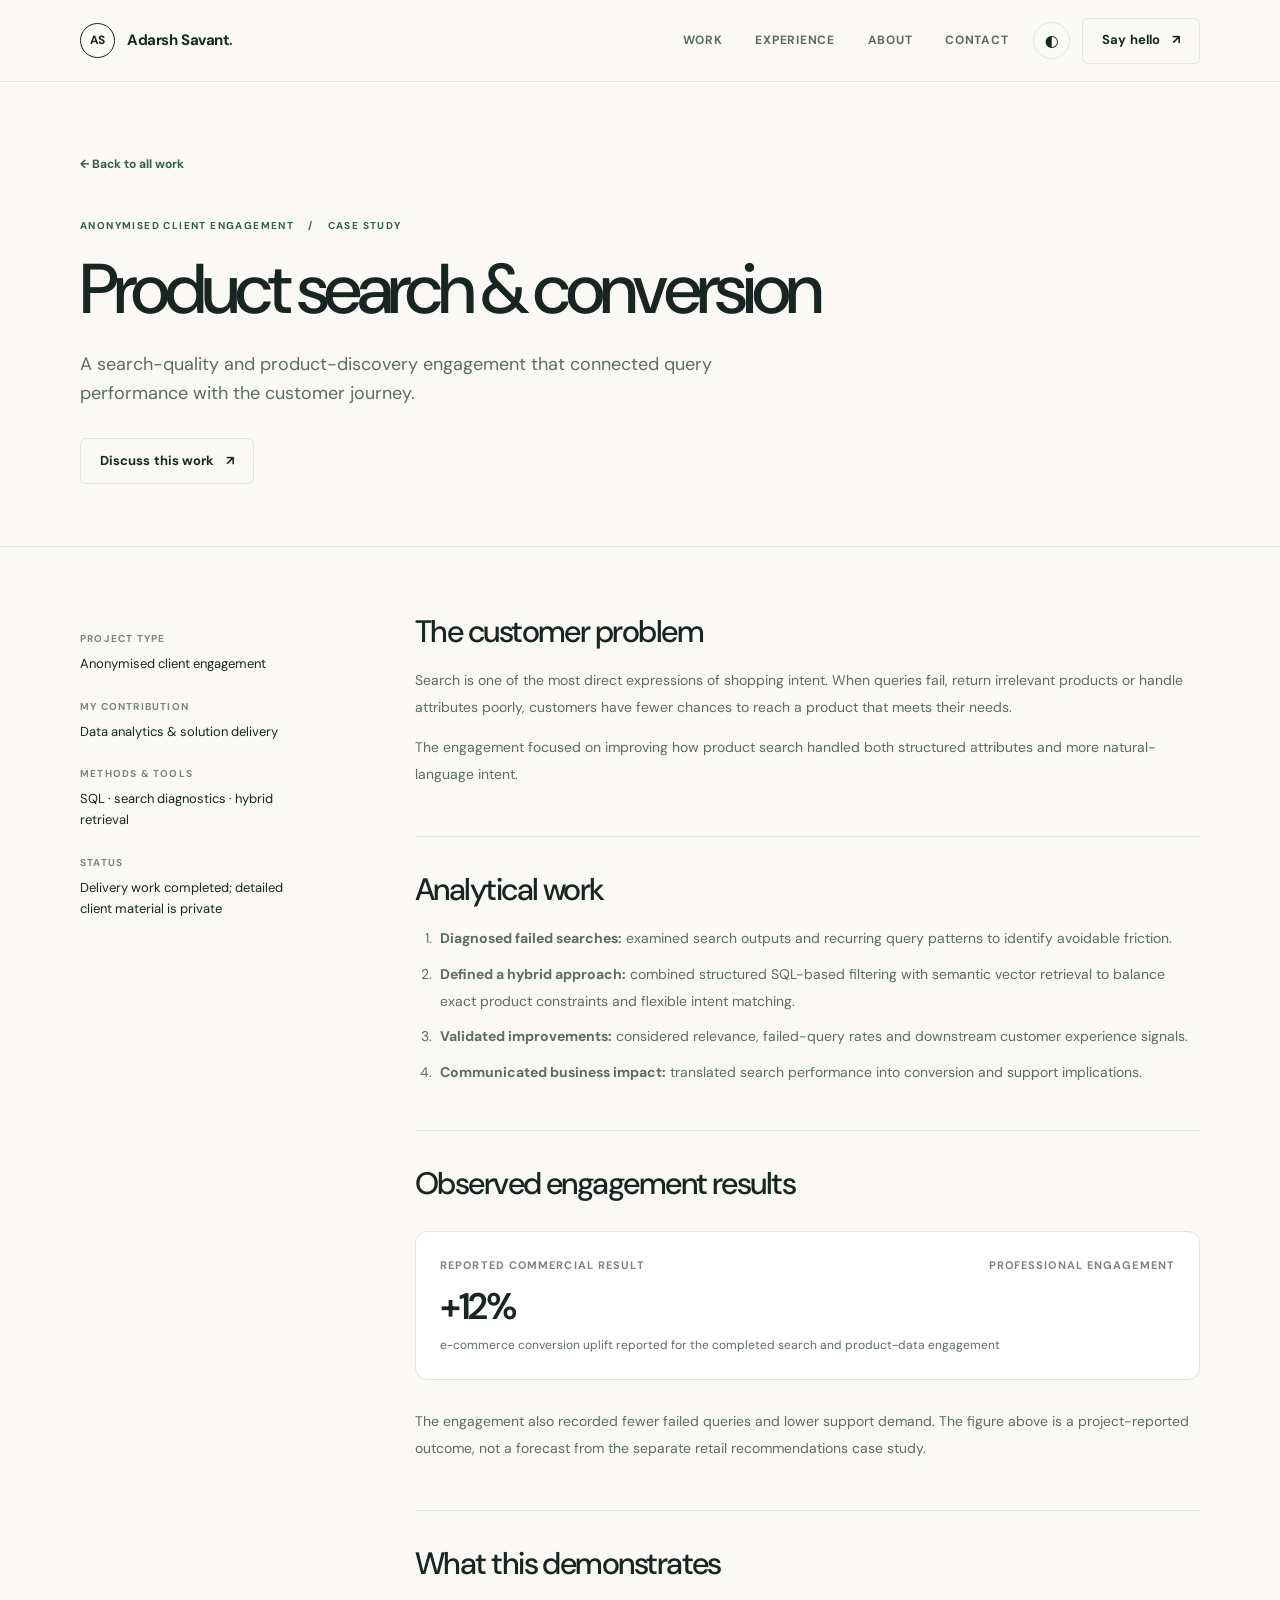
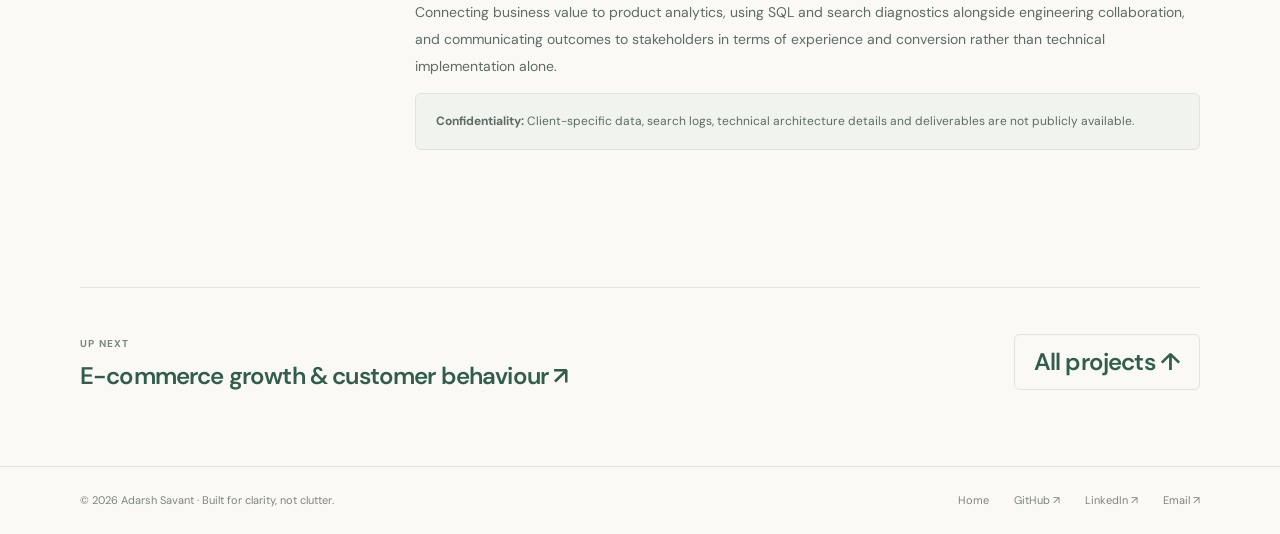
<file: projects/product-search.html>
<!doctype html>
<html lang="en">
<head>
<meta charset="utf-8">
<meta name="viewport" content="width=device-width, initial-scale=1">
<meta name="theme-color" content="#faf9f6">
<meta name="description" content="A search-quality and product-discovery engagement that connected query performance with the customer journey.">
<meta property="og:type" content="website">
<meta property="og:title" content="Product search &amp; conversion | Adarsh Savant">
<meta property="og:description" content="A search-quality and product-discovery engagement that connected query performance with the customer journey.">
<meta property="og:url" content="https://savantadarsh.github.io/projects/product-search.html">
<meta property="og:image" content="https://savantadarsh.github.io/assets/social-card.png">
<meta name="twitter:card" content="summary_large_image">
<link rel="canonical" href="https://savantadarsh.github.io/projects/product-search.html">
<link rel="icon" type="image/svg+xml" href="../assets/favicon.svg">
<link rel="stylesheet" href="../assets/style.css">
<title>Product search &amp; conversion | Adarsh Savant</title>
<script type="application/ld+json">{"@context":"https://schema.org","@type":"Person","name":"Adarsh Savant","jobTitle":"Commercial & Product Data Analyst","url":"https://savantadarsh.github.io/","sameAs":["https://github.com/savantadarsh","https://www.linkedin.com/in/adarshsavant/"],"alumniOf":{"@type":"CollegeOrUniversity","name":"University of Leeds"},"knowsAbout":["Commercial analytics","Product analytics","E-commerce analytics","Power BI","SQL","Business intelligence"]}</script>
<script src="../assets/main.js" defer></script>
</head>
<body>
<a href="#main-content" class="skip-link">Skip to content</a>
<header class="site-header"><div class="container header-inner">
<a class="brand" href="../index.html" aria-label="Adarsh Savant home"><span class="brand-mark">AS</span><span class="brand-name">Adarsh Savant<span style="color:var(--accent)">.</span></span></a>
<nav class="site-nav" aria-label="Main navigation" id="site-nav" data-nav>
<a href="../index.html#work">Work</a><a href="../index.html#experience">Experience</a><a href="../index.html#about">About</a><a href="../index.html#contact">Contact</a>
</nav>
<div class="header-actions"><button class="theme-toggle" data-theme-toggle aria-label="Switch to dark mode" aria-pressed="false" title="Switch to dark mode">◐</button><a class="button button-outline header-mail" href="mailto:adarshineng@gmail.com?subject=Hello%20Adarsh">Say hello <span aria-hidden="true">↗</span></a><button class="menu-toggle" data-menu-toggle aria-expanded="false" aria-controls="site-nav" aria-label="Open navigation menu">☰</button></div>
</div></header><main id="main-content"><section class="case-hero"><div class="container"><a class="back-link" href="../index.html#work">← Back to all work</a><div class="case-eyebrow"><span>Anonymised client engagement</span><span aria-hidden="true">/</span><span>Case study</span></div><h1>Product search &amp; conversion</h1><p class="case-lede">A search-quality and product-discovery engagement that connected query performance with the customer journey.</p><div class="case-toplinks"><a class="button button-outline" href="../index.html#contact">Discuss this work <span aria-hidden="true">↗</span></a></div></div></section><div class="container case-layout"><aside class="case-aside" aria-label="Case study details"><dl><div class="case-meta"><dt>Project type</dt><dd>Anonymised client engagement</dd></div><div class="case-meta"><dt>My contribution</dt><dd>Data analytics &amp; solution delivery</dd></div><div class="case-meta"><dt>Methods & tools</dt><dd>SQL · search diagnostics · hybrid retrieval</dd></div><div class="case-meta"><dt>Status</dt><dd>Delivery work completed; detailed client material is private</dd></div></dl></aside><article class="case-article"><section><h2>The customer problem</h2><p>Search is one of the most direct expressions of shopping intent. When queries fail, return irrelevant products or handle attributes poorly, customers have fewer chances to reach a product that meets their needs.</p><p>The engagement focused on improving how product search handled both structured attributes and more natural-language intent.</p></section><section><h2>Analytical work</h2><ol><li><strong>Diagnosed failed searches:</strong> examined search outputs and recurring query patterns to identify avoidable friction.</li><li><strong>Defined a hybrid approach:</strong> combined structured SQL-based filtering with semantic vector retrieval to balance exact product constraints and flexible intent matching.</li><li><strong>Validated improvements:</strong> considered relevance, failed-query rates and downstream customer experience signals.</li><li><strong>Communicated business impact:</strong> translated search performance into conversion and support implications.</li></ol></section><section><h2>Observed engagement results</h2><div class="case-figure"><div class="figure-head"><span>Reported commercial result</span><span>Professional engagement</span></div><div class="figure-big">+12%</div><div class="figure-sub">e-commerce conversion uplift reported for the completed search and product-data engagement</div></div><p>The engagement also recorded fewer failed queries and lower support demand. The figure above is a project-reported outcome, not a forecast from the separate retail recommendations case study.</p></section><section><h2>What this demonstrates</h2><p>Connecting business value to product analytics, using SQL and search diagnostics alongside engineering collaboration, and communicating outcomes to stakeholders in terms of experience and conversion rather than technical implementation alone.</p><div class="notice"><strong>Confidentiality:</strong> Client-specific data, search logs, technical architecture details and deliverables are not publicly available.</div></section></article></div><div class="container next-project"><div><small>Up next</small><div><a href="ecommerce-analytics.html">E-commerce growth &amp; customer behaviour ↗</a></div></div><a class="button button-outline" href="../index.html#work">All projects ↑</a></div></main><footer class="site-footer"><div class="container footer-inner"><span>© 2026 Adarsh Savant · Built for clarity, not clutter.</span><div class="footer-socials"><a href="../index.html">Home</a><a href="https://github.com/savantadarsh" target="_blank" rel="noopener noreferrer">GitHub ↗</a><a href="https://www.linkedin.com/in/adarshsavant/" target="_blank" rel="noopener noreferrer">LinkedIn ↗</a><a href="mailto:adarshineng@gmail.com">Email ↗</a></div></div></footer></body></html>
</file>
<file: assets/style.css>
/* Adarsh Savant — minimal GitHub Pages portfolio */
@import url('https://fonts.googleapis.com/css2?family=DM+Sans:wght@400;500;600;700&family=Instrument+Serif:ital@0;1&display=swap');
:root { --bg:#faf9f6; --surface:#ffffff; --surface-alt:#f1f3ee; --ink:#172622; --sub:#5d6b66; --faint:#7b8580; --line:#dfe4dc; --accent:#315d4d; --accent-soft:#e0ede5; --nav:rgba(250,249,246,.90); --cardshadow:0 16px 42px rgba(24,48,38,.055); color-scheme:light; }
:root[data-theme="dark"] { --bg:#121b19; --surface:#1c2925; --surface-alt:#22332d; --ink:#eff5ef; --sub:#bac8be; --faint:#99a99e; --line:#33443a; --accent:#b9ddc7; --accent-soft:#274236; --nav:rgba(18,27,25,.92); --cardshadow:0 16px 42px rgba(0,0,0,.16); color-scheme:dark; }
* {box-sizing:border-box}
html {scroll-behavior:smooth;scroll-padding-top:92px}
body {margin:0;background:var(--bg);color:var(--ink);font:16px/1.7 'DM Sans',system-ui,-apple-system,BlinkMacSystemFont,'Segoe UI',sans-serif;-webkit-font-smoothing:antialiased}
a {color:inherit;text-decoration:none}
a:focus-visible,button:focus-visible {outline:3px solid var(--accent);outline-offset:4px;border-radius:4px}
button{font:inherit;cursor:pointer}
::selection {background:var(--accent-soft);color:var(--ink)}
.skip-link {position:absolute;left:16px;top:-60px;padding:9px 15px;background:var(--ink);color:var(--bg);z-index:100}
.skip-link:focus{top:12px}
.container {width:min(1120px,calc(100% - 72px));margin:0 auto}
.site-header {height:82px;position:sticky;top:0;z-index:50;background:var(--nav);backdrop-filter:blur(18px);-webkit-backdrop-filter:blur(18px);border-bottom:1px solid var(--line)}
.header-inner {height:100%;display:flex;align-items:center;justify-content:space-between;gap:25px}
.brand {display:flex;align-items:center;gap:12px;font-size:14px;font-weight:700;white-space:nowrap;letter-spacing:-.03em}
.brand-mark {display:grid;place-items:center;width:35px;height:35px;border:1.5px solid var(--ink);border-radius:50%;font-size:12px;letter-spacing:-.03em}
.brand-name {font-size:15px}
.site-nav {display:flex;gap:33px;align-items:center;margin-left:auto}
.site-nav a {font-size:12px;font-weight:700;color:var(--sub);letter-spacing:.06em;text-transform:uppercase;transition:color .2s}
.site-nav a:hover,.site-nav a[aria-current="page"]{color:var(--accent)}
.header-actions {display:flex;align-items:center;gap:12px}
.theme-toggle,.menu-toggle {border:1px solid var(--line);background:transparent;color:var(--ink);border-radius:50%;width:37px;height:37px;display:grid;place-items:center;line-height:1}
.theme-toggle:hover,.menu-toggle:hover{background:var(--surface-alt)}
.menu-toggle{display:none}
.button {display:inline-flex;align-items:center;justify-content:center;gap:12px;min-height:46px;padding:12px 19px;border-radius:6px;font-size:13px;font-weight:700;letter-spacing:.005em;line-height:1.25;transition:transform .2s,background .2s,border-color .2s}
.button:hover {transform:translateY(-2px)}
.button-primary {background:var(--ink);color:var(--bg);border:1px solid var(--ink)}
.button-primary:hover{background:var(--accent);border-color:var(--accent);color:var(--bg)}
.button-outline {border:1px solid var(--line);background:transparent;color:var(--ink)}
.button-outline:hover{border-color:var(--accent)}
.button-text{padding:10px 0;color:var(--accent);min-height:auto;border:0}
.button-text:hover{text-decoration:underline;transform:none}
.small-arrow{font-size:17px;font-weight:400;line-height:1}
.tag {font-size:10px;letter-spacing:.105em;text-transform:uppercase;font-weight:700;color:var(--accent)}
.eyebrow {font-size:11px;letter-spacing:.14em;text-transform:uppercase;font-weight:700;color:var(--accent)}
.section-head {display:flex;justify-content:space-between;align-items:end;gap:30px;margin-bottom:35px}
.section-title {font-size:clamp(34px,4vw,51px);line-height:1.08;letter-spacing:-.055em;font-weight:500;margin:8px 0 0;max-width:690px}
.section-caption{max-width:355px;color:var(--sub);font-size:14px;line-height:1.7;margin:0}
.section {padding:92px 0;border-top:1px solid var(--line)}
.serif {font-family:'Instrument Serif',Georgia,'Times New Roman',serif;font-weight:400;font-style:italic;letter-spacing:-.045em;color:var(--accent)}
.hero {padding:92px 0 72px;overflow:hidden}
.hero-grid{display:grid;grid-template-columns:minmax(0,1.11fr) minmax(310px,.89fr);align-items:center;gap:73px}
.hero .intro {display:flex;align-items:center;gap:12px;margin-bottom:27px}
.status-dot {height:7px;width:7px;background:#56a378;border-radius:50%;box-shadow:0 0 0 4px #56a37820}
.hero h1 {font-size:clamp(51px,5.8vw,81px);letter-spacing:-.07em;line-height:1.045;margin:0;font-weight:500;max-width:710px}
.hero-text {font-size:16px;line-height:1.78;color:var(--sub);max-width:560px;margin:27px 0 31px}
.hero-actions {display:flex;flex-wrap:wrap;gap:19px;align-items:center}
.hero-meta {margin-top:55px;display:flex;gap:12px;align-items:center;color:var(--faint);font-size:11px;letter-spacing:.065em;text-transform:uppercase;font-weight:700}
.hero-meta .meta-line {height:1px;width:31px;background:var(--line)}
.visual-wrap {position:relative;min-height:453px;display:flex;align-items:center;justify-content:center}
.visual-orbit {position:absolute;width:430px;height:430px;border:1px solid var(--line);border-radius:50%;right:-36px;top:14px}
.visual-orbit.orbit-2 {width:320px;height:320px;right:20px;top:68px}
.insight-panel{position:relative;width:100%;max-width:425px;background:var(--surface);border:1px solid var(--line);border-radius:14px;box-shadow:0 28px 70px rgba(18,35,27,.1);padding:26px 27px;transform:rotate(-2deg)}
.panel-top {display:flex;align-items:center;justify-content:space-between;font-size:10px;letter-spacing:.15em;font-weight:700;color:var(--sub)}
.window-dots{display:flex;gap:5px}.window-dots i{width:6px;height:6px;border-radius:50%;background:var(--line)}
.panel-title {font-size:25px;line-height:1.14;letter-spacing:-.055em;margin:29px 0 4px;font-weight:600}
.panel-subtitle{font-size:11px;color:var(--faint)}
.panel-chart{height:150px;display:flex;align-items:end;justify-content:space-between;gap:10px;margin-top:23px;position:relative;border-bottom:1px solid var(--line)}
.panel-chart:before,.panel-chart:after{content:"";position:absolute;left:0;right:0;border-top:1px dashed var(--line);pointer-events:none}
.panel-chart:before{top:35%}.panel-chart:after{top:70%}
.chart-bar {position:relative;z-index:1;flex:1;border-radius:4px 4px 0 0;background:var(--accent-soft);min-width:0}
.chart-bar:nth-child(3),.chart-bar:nth-child(6) {background:var(--accent)}
.chart-axis{display:flex;justify-content:space-between;font-size:9px;color:var(--faint);margin-top:8px;letter-spacing:.05em}
.panel-footer{display:flex;justify-content:space-between;align-items:center;margin-top:28px;padding-top:18px;border-top:1px solid var(--line)}
.panel-footer strong{font-size:10px;color:var(--accent);text-transform:uppercase;letter-spacing:.08em}
.panel-footer span{font-size:11px;color:var(--sub)}
.note-float{position:absolute;right:-17px;bottom:30px;background:var(--accent);color:var(--bg);padding:12px 18px;border-radius:6px;font-size:12px;font-weight:700;box-shadow:0 12px 28px rgba(20,60,42,.18);transform:rotate(3deg)}
.impact-strip {display:grid;grid-template-columns:repeat(3,1fr);padding:34px 0;border-top:1px solid var(--line);border-bottom:1px solid var(--line)}
.impact {padding:5px 33px;min-height:94px}.impact:first-child{padding-left:0}.impact+.impact{border-left:1px solid var(--line)}
.impact-value {font-size:38px;letter-spacing:-.055em;line-height:1.15;font-weight:600;margin:0 0 7px}
.impact-label {font-size:12px;color:var(--sub);line-height:1.55;max-width:240px}
.impact-footnote {font-size:11px;color:var(--faint);margin:11px 0 0}
.project-grid{display:grid;grid-template-columns:repeat(2,minmax(0,1fr));gap:22px}
.project-card {display:block;background:var(--surface);border:1px solid var(--line);border-radius:12px;overflow:hidden;transition:transform .23s,border-color .23s,box-shadow .23s}
.project-card:hover {transform:translateY(-5px);border-color:var(--accent);box-shadow:var(--cardshadow)}
.project-art {height:205px;background:var(--surface-alt);position:relative;display:grid;place-items:center;overflow:hidden}
.project-art:before{content:"";position:absolute;width:360px;height:360px;border:1px solid var(--line);border-radius:50%;right:-110px;top:-165px}
.project-art:after{content:"";position:absolute;width:230px;height:230px;border:1px solid var(--line);border-radius:50%;left:-95px;bottom:-150px}
.project-art .art-label {position:absolute;left:27px;top:23px;z-index:2;font-size:10px;color:var(--sub);font-weight:700;letter-spacing:.13em;text-transform:uppercase}
.art-funnel{display:flex;gap:10px;align-items:center;z-index:1;width:67%;max-width:305px}
.art-funnel span{height:76px;background:#a6c4b2;border-radius:4px;flex:1;transform:skewY(-5deg)}
.art-funnel span:nth-child(2){height:53px;background:#709e85}.art-funnel span:nth-child(3){height:34px;background:#406d57}.art-funnel span:nth-child(4){height:19px;background:#254f3d}
.art-trend {height:95px;width:240px;position:relative;z-index:2}
.art-trend svg{width:100%;height:100%;overflow:visible}
.art-bars{display:flex;align-items:end;gap:13px;height:106px;z-index:2}
.art-bars span{width:24px;background:#78a78d;border-radius:3px 3px 0 0}.art-bars span:nth-child(2n){background:#2e644c}
.art-search{z-index:2;width:72%;background:var(--surface);padding:15px 17px;border:1px solid var(--line);border-radius:9px;box-shadow:0 12px 25px #1b493314;display:flex;align-items:center;gap:14px;color:var(--ink);font-size:14px}
.art-search .search-icon{height:16px;width:16px;border:2px solid var(--accent);border-radius:50%;position:relative;flex:none}.art-search .search-icon:after{content:"";position:absolute;width:8px;height:2px;background:var(--accent);right:-6px;bottom:-4px;transform:rotate(47deg)}
.art-search small{color:var(--faint);margin-left:auto}
.project-content{padding:26px 27px 27px}
.project-topline {display:flex;gap:12px;align-items:center;justify-content:space-between;margin-bottom:15px}
.project-kind {font-size:10px;letter-spacing:.13em;text-transform:uppercase;color:var(--accent);font-weight:700}
.project-number {font-size:11px;color:var(--faint)}
.project-content h3 {font-size:24px;line-height:1.22;letter-spacing:-.045em;font-weight:600;margin:0 0 12px}
.project-content p{color:var(--sub);font-size:13px;line-height:1.8;min-height:70px;margin:0}
.project-tags{display:flex;flex-wrap:wrap;gap:7px;margin:17px 0 24px}
.project-tags span,.skill-tags span{display:inline-block;padding:6px 10px;border:1px solid var(--line);border-radius:4px;color:var(--sub);font-size:10px;font-weight:600;white-space:nowrap}
.project-link{display:inline-flex;gap:13px;align-items:center;font-size:12px;font-weight:700;color:var(--accent)}
.secondary-work{margin-top:30px;padding:20px 23px;background:var(--surface-alt);border:1px solid var(--line);border-radius:8px;display:flex;gap:20px;justify-content:space-between;align-items:center}
.secondary-work p{font-size:12px;line-height:1.7;color:var(--sub);margin:4px 0 0;max-width:700px}
.experience{display:grid;grid-template-columns:260px 1fr;gap:55px}
.experience-items {border-top:1px solid var(--line)}
.experience-item{display:grid;grid-template-columns:150px 1fr;gap:30px;padding:26px 0;border-bottom:1px solid var(--line)}
.years {font-size:11px;letter-spacing:.05em;color:var(--faint);padding-top:5px}
.job-name{font-weight:600;font-size:17px;letter-spacing:-.025em;line-height:1.35;margin:0}
.job-company{font-size:12px;color:var(--accent);font-weight:700;margin-top:6px}
.job-text{font-size:13px;color:var(--sub);line-height:1.8;margin-top:12px;max-width:620px}
.approach-grid {display:grid;grid-template-columns:repeat(3,1fr);gap:21px}
.approach-step{padding:28px;background:var(--surface);border:1px solid var(--line);border-radius:10px}
.approach-step .step-number{font-size:11px;color:var(--accent);font-weight:700}
.approach-step h3{font-size:19px;line-height:1.3;letter-spacing:-.03em;margin:34px 0 10px}
.approach-step p{font-size:13px;line-height:1.75;color:var(--sub);margin:0}
.about-grid {display:grid;grid-template-columns:1.05fr .95fr;gap:100px}
.about-grid p{font-size:15px;line-height:1.9;color:var(--sub);margin:18px 0 0}
.about-detail {padding:22px 0;border-bottom:1px solid var(--line)}
.about-detail:first-child{padding-top:0}
.about-detail dt{color:var(--faint);font-size:10px;font-weight:700;letter-spacing:.12em;text-transform:uppercase}
.about-detail dd{font-size:14px;line-height:1.7;margin:8px 0 0}
.skill-tags {display:flex;flex-wrap:wrap;gap:8px;margin-top:16px}
.contact-section {padding:95px 0 92px;text-align:center}
.contact-section h2{font-size:clamp(43px,5.5vw,76px);line-height:1.06;letter-spacing:-.065em;font-weight:500;max-width:850px;margin:15px auto 19px}
.contact-section p{font-size:14px;color:var(--sub);margin:0 auto 28px;max-width:500px}
.contact-links {display:flex;flex-wrap:wrap;justify-content:center;gap:12px}
.site-footer {border-top:1px solid var(--line);padding:24px 0}
.footer-inner {display:flex;justify-content:space-between;align-items:center;gap:20px;font-size:11px;color:var(--faint)}
.footer-socials{display:flex;gap:25px}.footer-socials a:hover{color:var(--accent)}
/* Case studies */
.case-hero{padding:67px 0 62px;border-bottom:1px solid var(--line)}
.back-link{font-size:12px;color:var(--accent);font-weight:700;display:inline-flex;gap:9px;align-items:center;margin-bottom:43px}
.back-link:hover{text-decoration:underline}
.case-eyebrow{display:flex;align-items:center;gap:14px;color:var(--accent);font-size:10px;letter-spacing:.14em;text-transform:uppercase;font-weight:700}
.case-hero h1 {font-size:clamp(45px,5.5vw,77px);font-weight:500;letter-spacing:-.07em;line-height:1.07;max-width:880px;margin:18px 0 22px}
.case-lede {font-size:18px;line-height:1.65;max-width:720px;color:var(--sub);margin:0}
.case-toplinks{display:flex;gap:12px;flex-wrap:wrap;margin-top:29px}
.case-layout{display:grid;grid-template-columns:235px minmax(0,1fr);gap:100px;padding:67px 0 103px}
.case-aside{align-self:start;position:sticky;top:110px}
.case-meta{margin:0 0 23px}.case-meta dt{font-size:10px;letter-spacing:.12em;text-transform:uppercase;color:var(--faint);font-weight:700}
.case-meta dd{font-size:13px;line-height:1.65;margin:6px 0 0}
.case-article{min-width:0}.case-article section{border-bottom:1px solid var(--line);padding-bottom:34px;margin-bottom:35px}
.case-article section:last-child{border-bottom:0;margin-bottom:0}
.case-article h2 {font-size:31px;letter-spacing:-.05em;line-height:1.18;font-weight:500;margin:0 0 16px}
.case-article h3{font-size:17px;letter-spacing:-.02em;margin:24px 0 7px}
.case-article p,.case-article li{font-size:14px;color:var(--sub);line-height:1.92}
.case-article p{margin:0 0 14px}.case-article ul,.case-article ol{padding-left:21px;margin:10px 0}.case-article li{padding-left:4px;margin-bottom:9px}
.case-pull{background:var(--surface-alt);border-left:3px solid var(--accent);border-radius:0 8px 8px 0;padding:23px 25px;margin:26px 0}
.case-pull p {color:var(--ink);font-size:17px;line-height:1.65;letter-spacing:-.02em;margin:0}
.case-figure{border:1px solid var(--line);background:var(--surface);border-radius:12px;padding:24px;margin:28px 0}
.case-figure .figure-head {display:flex;justify-content:space-between;gap:12px;font-size:11px;color:var(--faint);text-transform:uppercase;letter-spacing:.1em;font-weight:700}
.case-figure .figure-big{font-size:37px;line-height:1.1;letter-spacing:-.05em;color:var(--ink);font-weight:600;margin-top:12px}
.case-figure .figure-sub{font-size:12px;color:var(--sub);margin-top:8px}
.case-figure .figure-bars{display:flex;align-items:end;gap:9px;height:105px;margin-top:23px;border-bottom:1px solid var(--line)}
.case-figure .figure-bars span{flex:1;background:var(--accent-soft);border-radius:3px 3px 0 0}
.case-figure .figure-bars span:nth-child(2n){background:var(--accent)}
.notice {padding:17px 20px;border:1px solid var(--line);background:var(--surface-alt);border-radius:6px;font-size:12px;color:var(--sub);line-height:1.75}
.next-project{display:flex;align-items:center;justify-content:space-between;gap:18px;border-top:1px solid var(--line);padding:40px 0 70px}
.next-project small{font-size:10px;letter-spacing:.12em;color:var(--faint);text-transform:uppercase;font-weight:700}
.next-project a{font-size:24px;letter-spacing:-.035em;font-weight:600;color:var(--accent)}
@media(max-width:950px) { .hero-grid{gap:30px}.hero h1{font-size:59px}.experience{grid-template-columns:1fr;gap:24px}.about-grid{gap:50px}.case-layout{gap:42px;grid-template-columns:200px minmax(0,1fr)} }
@media(max-width:760px){.container{width:min(100% - 36px,1120px)}.site-header{height:68px}.site-nav{display:none;position:absolute;left:0;right:0;top:68px;background:var(--surface);padding:20px 25px;border-bottom:1px solid var(--line);box-shadow:var(--cardshadow);flex-direction:column;align-items:stretch;gap:0}.site-nav a{display:block;padding:12px}.site-nav.nav-open{display:flex}.menu-toggle{display:grid}.header-actions{gap:8px}.header-actions .header-mail{display:none}.hero{padding:63px 0 46px}.hero-grid{grid-template-columns:1fr;gap:30px}.hero h1{font-size:clamp(46px,9.4vw,68px)}.hero-text{font-size:15px}.hero-meta{margin-top:32px}.visual-wrap{min-height:335px;max-width:500px;width:100%;margin:auto}.visual-orbit{height:315px;width:315px;right:3%;top:0}.visual-orbit.orbit-2{height:230px;width:230px;right:12%;top:42px}.insight-panel{padding:21px 23px;max-width:370px;transform:rotate(-1deg)}.panel-chart{height:95px}.note-float{right:0;bottom:10px}.impact-strip{grid-template-columns:repeat(3,1fr)}.impact{padding:4px 16px}.impact-value{font-size:31px}.impact-label{font-size:10px}.section{padding:65px 0}.section-head{display:block}.section-title{font-size:40px}.section-caption{margin-top:15px}.project-grid{gap:15px}.project-art{height:150px}.project-content{padding:19px}.project-content h3{font-size:20px}.project-content p{font-size:12px;min-height:110px}.project-tags span{font-size:9px}.approach-grid{grid-template-columns:1fr}.approach-step h3{margin-top:17px}.about-grid{grid-template-columns:1fr;gap:36px}.contact-section{padding:68px 0}.case-hero{padding:41px 0}.case-hero h1{font-size:clamp(42px,9vw,65px)}.back-link{margin-bottom:30px}.case-layout{display:block;padding:43px 0 70px}.case-aside{position:static;display:grid;grid-template-columns:1fr 1fr;gap:13px 18px;padding-bottom:18px;border-bottom:1px solid var(--line);margin-bottom:38px}.case-meta{margin:0}.case-article h2{font-size:28px}}
@media(max-width:530px){.site-header .brand-name{font-size:13px}.hero h1{font-size:45px}.hero-text{font-size:14px}.visual-wrap{min-height:315px}.insight-panel{max-width:325px}.note-float{font-size:10px}.impact-strip{grid-template-columns:1fr;gap:0;padding:8px 0}.impact,.impact:first-child{padding:17px 0;min-height:0}.impact+.impact{border-left:0;border-top:1px solid var(--line)}.impact-value{font-size:34px}.impact-label{font-size:12px;max-width:none}.project-grid{grid-template-columns:1fr}.project-art{height:177px}.project-content p{min-height:0}.secondary-work{display:block}.secondary-work a{margin-top:10px}.experience-item{grid-template-columns:1fr;gap:8px;padding:24px 0}.years{padding:0}.contact-section h2{font-size:43px}.contact-links{flex-direction:column;align-items:stretch}.footer-inner{flex-direction:column;align-items:flex-start}.case-aside{grid-template-columns:1fr 1fr}}
@media(prefers-reduced-motion:reduce){html{scroll-behavior:auto}*{animation-duration:.01ms!important;transition-duration:.01ms!important}}
</file>
